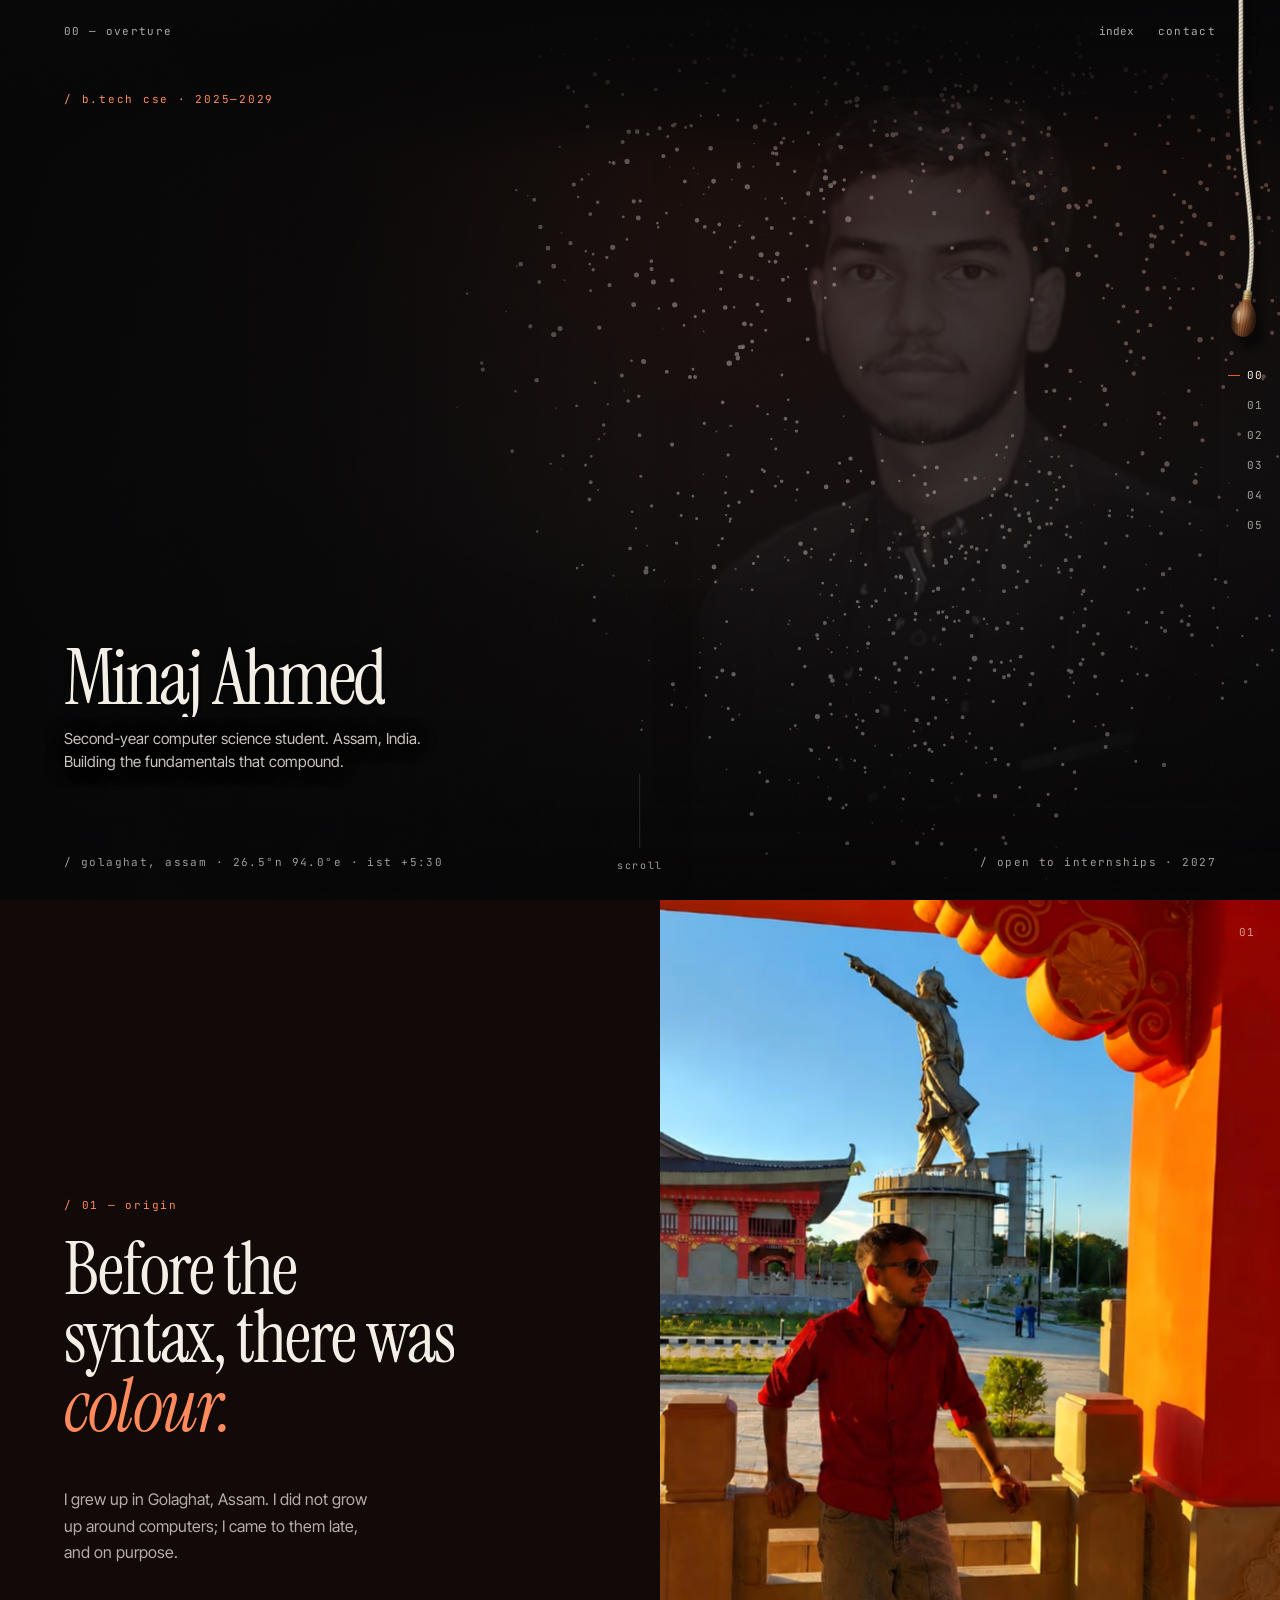
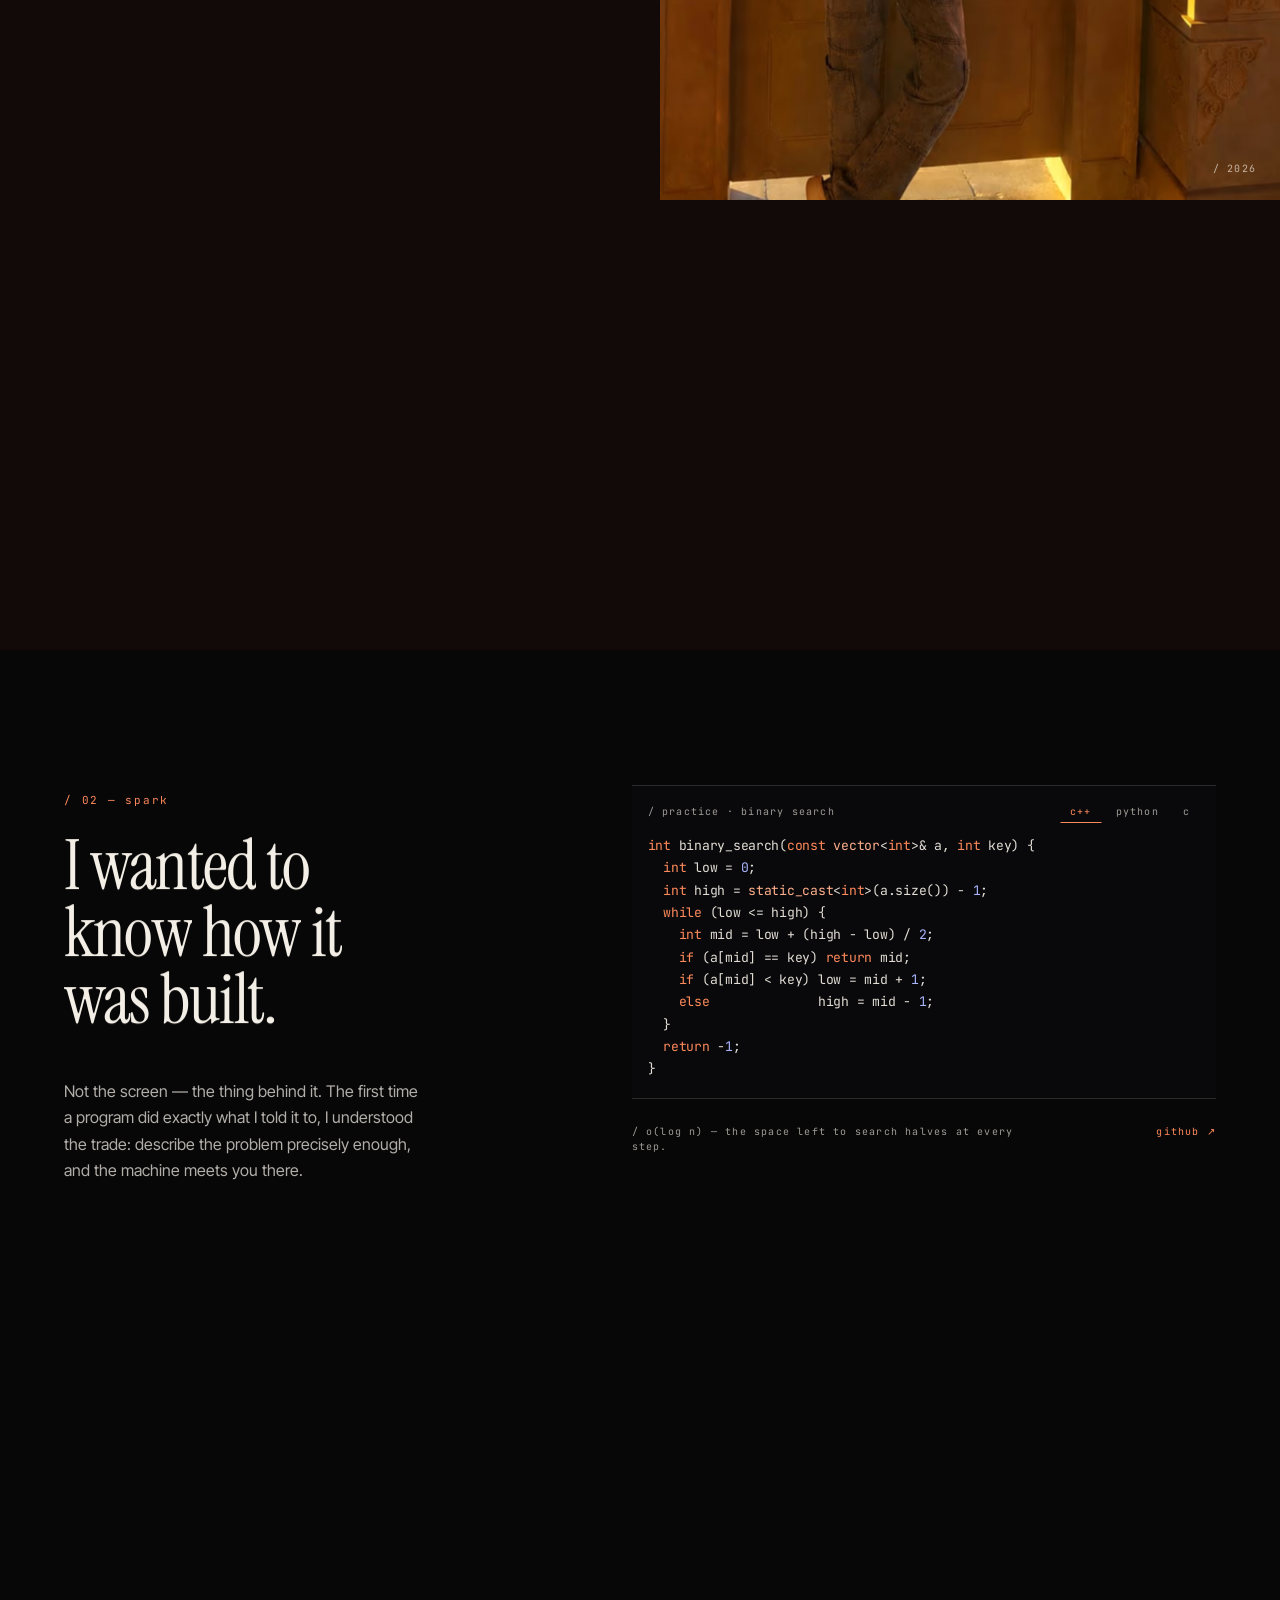
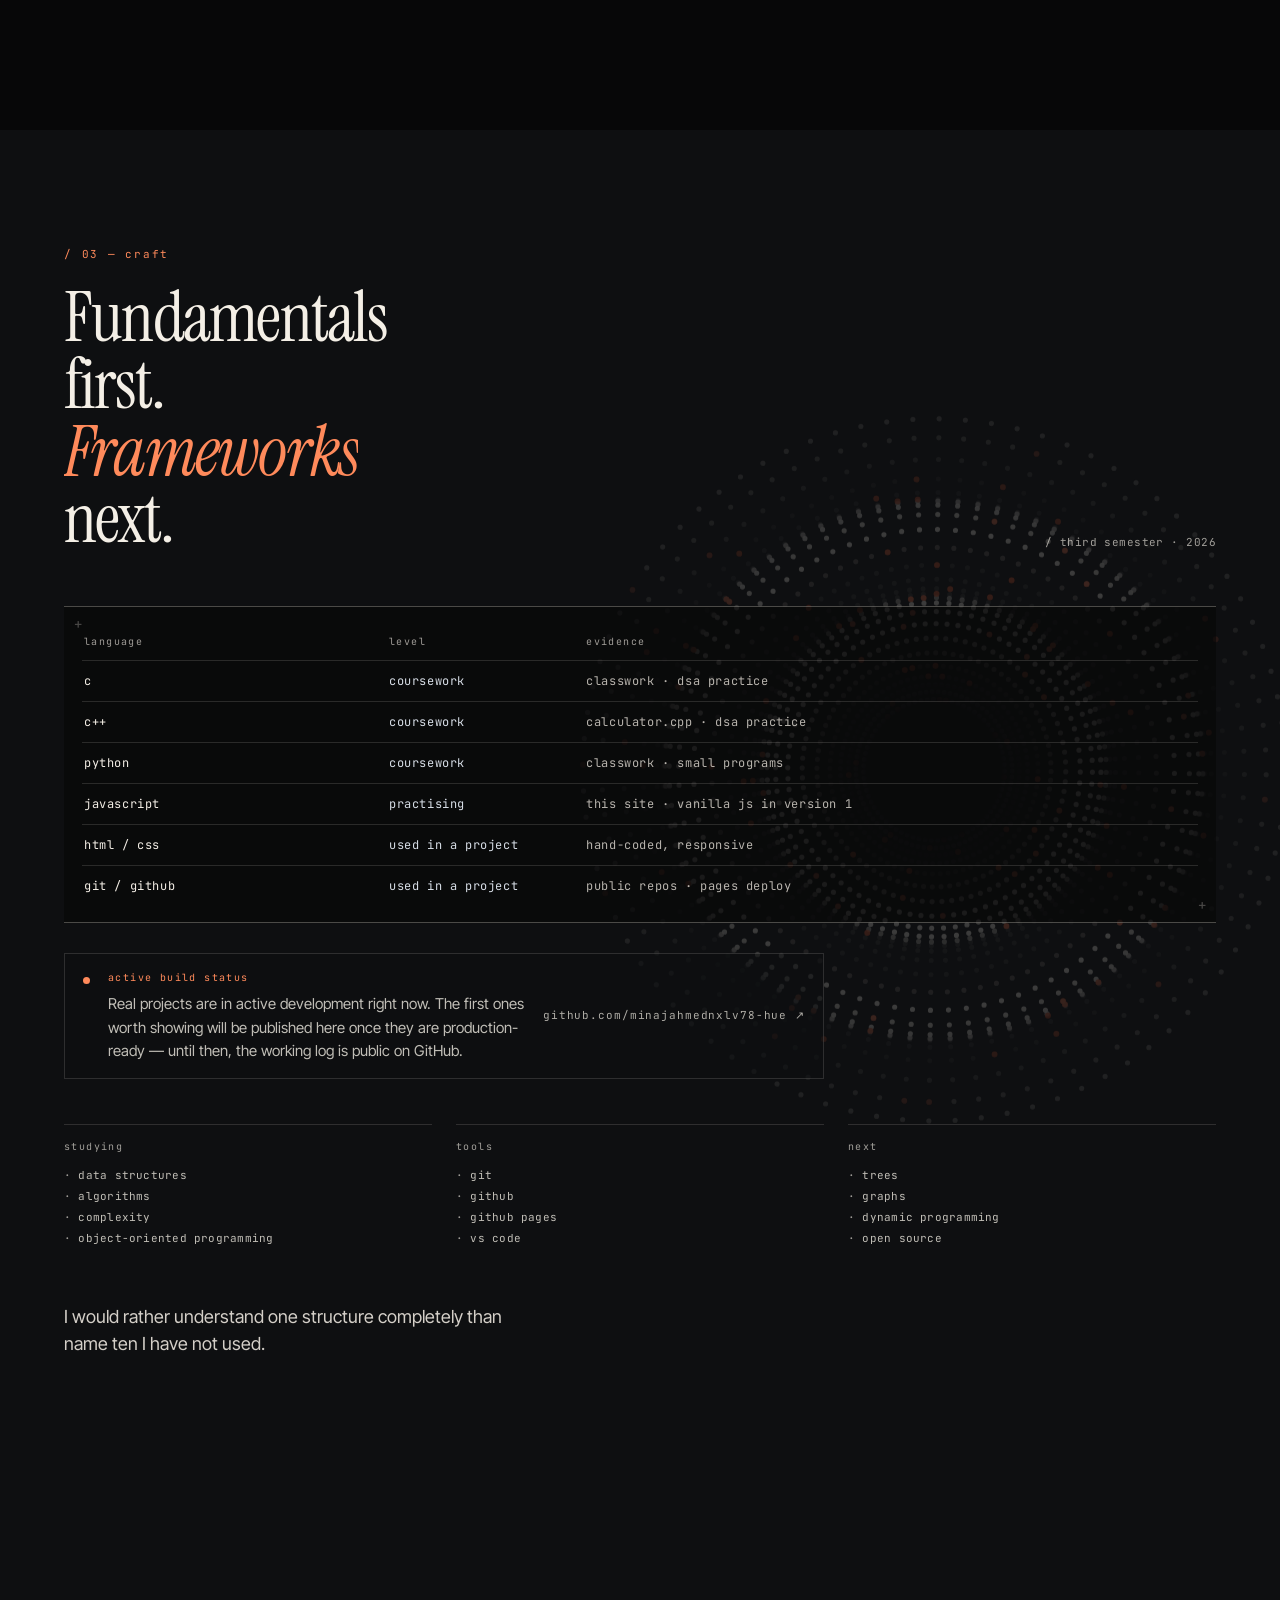
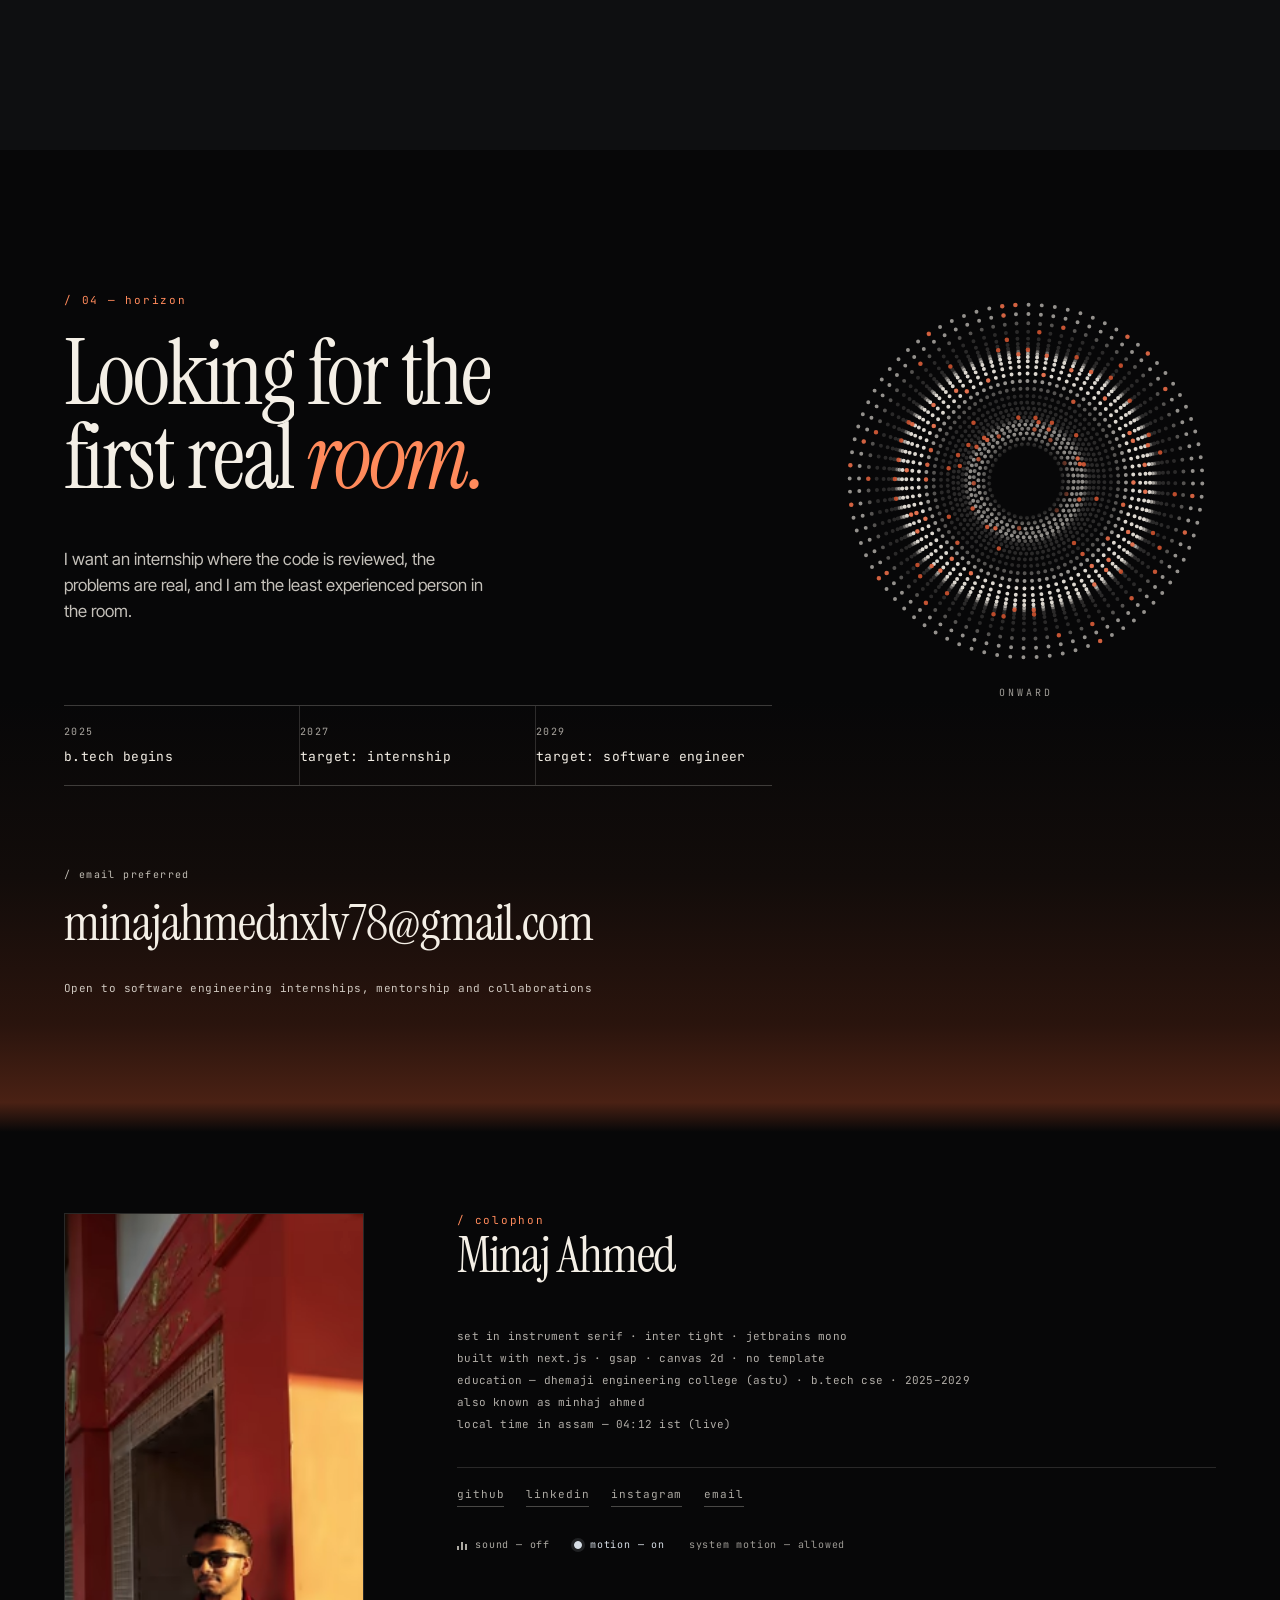
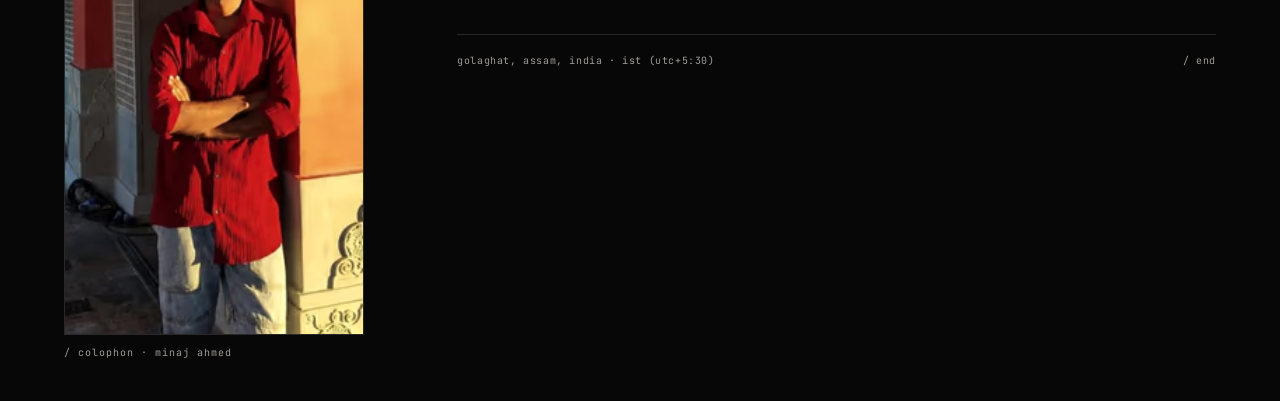
<file: index.html>
<!DOCTYPE html><!--oa0uEDzeMnQPEUpD5Y2nr--><html lang="en"><head><meta charSet="utf-8"/><meta name="viewport" content="width=device-width, initial-scale=1"/><link rel="stylesheet" href="/_next/static/css/e7ece52a4faaefad.css" data-precedence="next"/><link rel="preload" as="script" fetchPriority="low" href="/_next/static/chunks/webpack-2bc309fe597aff29.js"/><script src="/_next/static/chunks/4bd1b696-c023c6e3521b1417.js" async=""></script><script src="/_next/static/chunks/255-0e5ac6cd71b0e266.js" async=""></script><script src="/_next/static/chunks/main-app-1ef819b8450698eb.js" async=""></script><script src="/_next/static/chunks/c15bf2b0-23b96f27db3d4449.js" async=""></script><script src="/_next/static/chunks/674-6855b64ee899c7fb.js" async=""></script><script src="/_next/static/chunks/691-0249259bc89ee225.js" async=""></script><script src="/_next/static/chunks/app/layout-b1ba5b3ddf295f27.js" async=""></script><script src="/_next/static/chunks/app/page-f8ee5cd027319ca7.js" async=""></script><link rel="preload" href="/fonts/InstrumentSerif-Regular.woff2" as="font" type="font/woff2" crossorigin=""/><link rel="preload" href="/fonts/InstrumentSerif-Italic.woff2" as="font" type="font/woff2" crossorigin=""/><link rel="preload" href="/assets/portrait/hero-960.jpg" as="image" type="image/jpeg"/><meta name="theme-color" content="#070708"/><meta name="color-scheme" content="dark"/><title>Minaj Ahmed — Computer Science Student, Assam</title><meta name="description" content="Minaj Ahmed is a second-year B.Tech CSE student at Dhemaji Engineering College (ASTU), Assam, building strong foundations in data structures, algorithms and C++."/><meta name="application-name" content="From Ember to Chrome"/><link rel="author" href="https://minajahmednxlv78-hue.github.io/"/><meta name="author" content="Minaj Ahmed"/><meta name="keywords" content="Minaj Ahmed,Minhaj Ahmed,computer science student,Assam,Dhemaji Engineering College,ASTU,C++,data structures,algorithms,portfolio"/><meta name="creator" content="Minaj Ahmed"/><meta name="publisher" content="Minaj Ahmed"/><meta name="robots" content="index, follow"/><meta name="category" content="portfolio"/><link rel="canonical" href="https://minajahmednxlv78-hue.github.io/"/><meta property="og:title" content="Minaj Ahmed — Computer Science Student, Assam"/><meta property="og:description" content="Minaj Ahmed is a second-year B.Tech CSE student at Dhemaji Engineering College (ASTU), Assam, building strong foundations in data structures, algorithms and C++."/><meta property="og:url" content="https://minajahmednxlv78-hue.github.io/"/><meta property="og:site_name" content="Minaj Ahmed"/><meta property="og:locale" content="en_IN"/><meta property="og:image" content="https://minajahmednxlv78-hue.github.io/assets/og.jpg"/><meta property="og:image:width" content="1200"/><meta property="og:image:height" content="630"/><meta property="og:image:alt" content="Minaj Ahmed — from ember to chrome. A halftone portrait and the title in bone type on ink."/><meta property="og:type" content="website"/><meta name="twitter:card" content="summary_large_image"/><meta name="twitter:title" content="Minaj Ahmed — Computer Science Student, Assam"/><meta name="twitter:description" content="Minaj Ahmed is a second-year B.Tech CSE student at Dhemaji Engineering College (ASTU), Assam, building strong foundations in data structures, algorithms and C++."/><meta name="twitter:image" content="https://minajahmednxlv78-hue.github.io/assets/og.jpg"/><link rel="icon" href="/icon.svg?3699fe53bb4ca158" type="image/svg+xml" sizes="any"/><script>try{var m=localStorage.getItem('ember-to-chrome-motion');var r=window.matchMedia('(prefers-reduced-motion: reduce)').matches;document.documentElement.dataset.motion=(m==='off'||(!m&&r))?'off':'on';if(sessionStorage.getItem('ember-to-chrome-visited')==='1'){document.documentElement.dataset.visited='true'}var t=null;try{t=localStorage.getItem('ember-to-chrome-mode')}catch(e){}document.documentElement.dataset.mode=t==='light'?'light':'dark';var tc=document.querySelector('meta[name="theme-color"]');if(tc)tc.setAttribute('content',t==='light'?'#f2efe8':'#070708');}catch(e){}</script><noscript><style>.preloader{display:none}.signal-portrait::before{opacity:0!important}</style></noscript><script type="application/ld+json">{"@context":"https://schema.org","@type":"Person","name":"Minaj Ahmed","alternateName":"Minhaj Ahmed","jobTitle":"Computer Science Engineering Student","description":"Second-year Computer Science student in Assam building strong foundations in data structures, algorithms and object-oriented programming.","email":"mailto:minajahmednxlv78@gmail.com","url":"https://minajahmednxlv78-hue.github.io/","affiliation":{"@type":"CollegeOrUniversity","name":"Dhemaji Engineering College (ASTU)"},"address":{"@type":"PostalAddress","addressLocality":"Golaghat","addressRegion":"Assam","addressCountry":"IN"},"sameAs":["https://github.com/minajahmednxlv78-hue","https://www.linkedin.com/in/minhaj-ahmed-7282b8321","https://www.instagram.com/_min_haj_08"],"knowsAbout":["Data Structures","Algorithms","Object-Oriented Programming","C","C++","Python","Git","GitHub"]}</script><script src="/_next/static/chunks/polyfills-42372ed130431b0a.js" noModule=""></script></head><body><div hidden=""><!--$--><!--/$--></div><div class="preloader " aria-hidden="true"><canvas class="preloader__canvas"></canvas><span class="preloader__counter">000</span><span class="preloader__word">from ember to chrome</span></div><div class="grain" aria-hidden="true"></div><div class="cord"><canvas class="cord__cv" aria-hidden="true"></canvas><button type="button" role="switch" aria-checked="false" aria-label="pull cord — switch to the light theme" class="cord__hit"></button></div><div class="site" id="site"><a class="skip-link" href="#main">Skip to content</a><header class="topbar " aria-label="Site header"><div class="topbar__inner"><span class="topbar__chapter">00<!-- --> — <!-- -->overture</span><nav class="topbar__right" aria-label="Primary"><button type="button" class="topbar__link" aria-haspopup="dialog" aria-expanded="false" aria-controls="index-overlay">index</button><a class="topbar__link" href="#horizon">contact</a></nav></div></header><nav class="rail" aria-label="Chapter navigation"><a class="rail__link is-active" href="#overture" aria-current="location" aria-label="Chapter 00, Overture">00</a><a class="rail__link " href="#origin" aria-label="Chapter 01, Origin">01</a><a class="rail__link " href="#spark" aria-label="Chapter 02, Spark">02</a><a class="rail__link " href="#craft" aria-label="Chapter 03, Craft">03</a><a class="rail__link " href="#horizon" aria-label="Chapter 04, Horizon">04</a><a class="rail__link " href="#colophon" aria-label="Chapter 05, Colophon">05</a></nav><main id="main" tabindex="-1"><section id="overture" class="overture" data-chapter="overture" aria-labelledby="overture-title"><div class="overture__photo"><div class="signal-portrait"><picture><source type="image/avif" srcSet="/assets/portrait/hero-540.avif 540w, /assets/portrait/hero-960.avif 960w" sizes="(max-width: 767px) 76vw, (max-width: 960px) 52vw, 36vw"/><source type="image/webp" srcSet="/assets/portrait/hero-540.webp 540w, /assets/portrait/hero-960.webp 960w" sizes="(max-width: 767px) 76vw, (max-width: 960px) 52vw, 36vw"/><img class="signal-portrait__photo" src="/assets/portrait/hero-960.jpg" alt="Portrait of Minaj Ahmed." width="960" height="960" loading="eager" decoding="async" fetchPriority="high" style="object-position:50% 4%"/></picture><canvas class="signal-portrait__canvas" aria-hidden="true"></canvas></div></div><div class="overture__scrim" aria-hidden="true"></div><div class="overture__stage shell"><div class="overture__label"><p class="label label--accent">/ b.tech cse · 2025—2029</p></div><div class="overture__main"><h1 id="overture-title" class="split overture__name"><span><span class="w-mask"><span class="w-inner">Minaj</span></span> </span><span><span class="w-mask"><span class="w-inner">Ahmed</span></span></span></h1><p class="overture__subline">Second-year computer science student. Assam, India. Building the fundamentals that compound.</p></div></div><div class="overture__meta" aria-label="Location and availability"><span>/ golaghat, assam · 26.5°n 94.0°e · ist +5:30</span><span>/ open to internships · 2027</span></div><div class="scroll-cue" aria-hidden="true"><span class="scroll-cue__track"><span class="scroll-cue__fill"></span></span><span>scroll</span></div></section><section id="origin" class="origin" data-chapter="origin" aria-labelledby="origin-title"><div class="origin__track"><div class="origin__stage"><div class="origin__copy"><p class="label label--accent">/ 01 — origin</p><h2 id="origin-title" class="split origin__head"><span><span class="w-mask"><span class="w-inner">Before</span></span> </span><span><span class="w-mask"><span class="w-inner">the</span></span> </span><span><span class="w-mask"><span class="w-inner">syntax,</span></span> </span><span><span class="w-mask"><span class="w-inner">there</span></span> </span><span><span class="w-mask"><span class="w-inner">was</span></span> </span><span><span class="w-mask"><span class="w-inner"><em>colour.</em></span></span></span></h2><p class="origin__body">I grew up in Golaghat, Assam. I did not grow up around computers; I came to them late, and on purpose.</p></div><div class="origin__media"><picture><source type="image/avif" srcSet="/assets/temple/origin-720.avif 720w, /assets/temple/origin-1086.avif 1086w" sizes="(max-width: 767px) 100vw, 58vw"/><source type="image/webp" srcSet="/assets/temple/origin-720.webp 720w, /assets/temple/origin-1086.webp 1086w" sizes="(max-width: 767px) 100vw, 58vw"/><img class="origin__photo" src="/assets/temple/origin-1086.jpg" width="1086" height="1448" alt="Minaj Ahmed leaning on a stone balustrade beneath a bright orange temple gateway, with a tall statue behind him." loading="lazy" decoding="async"/></picture><div class="origin__caption"><span>/ 2026</span></div><span class="origin__index" aria-hidden="true">01</span></div></div></div></section><section id="spark" class="spark chapter" data-chapter="spark" aria-labelledby="spark-title"><div class="shell"><div class="spark__grid"><div><p class="label label--accent">/ 02 — spark</p><h2 id="spark-title" class="split spark__headline"><span><span class="w-mask"><span class="w-inner">I</span></span> </span><span><span class="w-mask"><span class="w-inner">wanted</span></span> </span><span><span class="w-mask"><span class="w-inner">to</span></span> </span><span><span class="w-mask"><span class="w-inner">know</span></span> </span><span><span class="w-mask"><span class="w-inner">how</span></span> </span><span><span class="w-mask"><span class="w-inner">it</span></span> </span><span><span class="w-mask"><span class="w-inner">was</span></span> </span><span><span class="w-mask"><span class="w-inner">built.</span></span></span></h2><p class="reveal spark__body">Not the screen — the thing behind it. The first time a program did exactly what I told it to, I understood the trade: describe the problem precisely enough, and the machine meets you there.</p></div><div class="reveal dotcode-shell"><div class="dotcode"><div class="dotcode__label"><span>/ practice · binary search</span><div class="dotcode__tabs" role="tablist" aria-label="Snippet language"><button type="button" role="tab" id="dotcode-tab-c++" aria-selected="true" aria-controls="dotcode-panel" tabindex="0" class="is-active">c++</button><button type="button" role="tab" id="dotcode-tab-python" aria-selected="false" aria-controls="dotcode-panel" tabindex="-1" class="">python</button><button type="button" role="tab" id="dotcode-tab-c" aria-selected="false" aria-controls="dotcode-panel" tabindex="-1" class="">c</button></div></div><div class="dotcode__frame"><canvas class="dotcode__canvas" aria-hidden="true"></canvas><pre class="dotcode__code" tabindex="0" role="tabpanel" id="dotcode-panel" aria-labelledby="dotcode-tab-c++" aria-label="Binary search in c++"><code><span><span class="tok-keyword">int</span><span> binary_search(</span><span class="tok-keyword">const</span><span> </span><span class="tok-builtin">vector</span><span>&lt;</span><span class="tok-keyword">int</span><span>&gt;&amp; a, </span><span class="tok-keyword">int</span><span> key) {</span>
</span><span><span>  </span><span class="tok-keyword">int</span><span> low = </span><span class="tok-number">0</span><span>;</span>
</span><span><span>  </span><span class="tok-keyword">int</span><span> high = </span><span class="tok-builtin">static_cast</span><span>&lt;</span><span class="tok-keyword">int</span><span>&gt;(a.size()) - </span><span class="tok-number">1</span><span>;</span>
</span><span><span>  </span><span class="tok-keyword">while</span><span> (low &lt;= high) {</span>
</span><span><span>    </span><span class="tok-keyword">int</span><span> mid = low + (high - low) / </span><span class="tok-number">2</span><span>;</span>
</span><span><span>    </span><span class="tok-keyword">if</span><span> (a[mid] == key) </span><span class="tok-keyword">return</span><span> mid;</span>
</span><span><span>    </span><span class="tok-keyword">if</span><span> (a[mid] &lt; key) low = mid + </span><span class="tok-number">1</span><span>;</span>
</span><span><span>    </span><span class="tok-keyword">else</span><span>              high = mid - </span><span class="tok-number">1</span><span>;</span>
</span><span><span>  }</span>
</span><span><span>  </span><span class="tok-keyword">return</span><span> -</span><span class="tok-number">1</span><span>;</span>
</span><span><span>}</span>
</span></code></pre></div></div><div class="dotcode__meta"><span>/ o(log n) — the space left to search halves at every step.</span><a href="https://github.com/minajahmednxlv78-hue" target="_blank" rel="noopener noreferrer">github ↗</a></div></div></div></div></section><section id="craft" class="craft" data-chapter="craft" aria-labelledby="craft-title"><div class="craft__track"><div class="craft__stage"><div class="craft__field" aria-hidden="true"></div><div class="craft__content shell"><div class="craft__top"><div><p class="label label--accent">/ 03 — craft</p><h2 id="craft-title" class="split craft__headline"><span><span class="w-mask"><span class="w-inner">Fundamentals</span></span> </span><span><span class="w-mask"><span class="w-inner">first.</span></span> </span><span><span class="w-mask"><span class="w-inner"><em>Frameworks</em></span></span> </span><span><span class="w-mask"><span class="w-inner">next.</span></span></span></h2></div><p class="craft__note">/ third semester · 2026</p></div><div class="reveal spec ticked"><div class="spec__row spec__row--head"><span>LANGUAGE</span><span>LEVEL</span><span>EVIDENCE</span></div><div class="spec__row"><span>c</span><span class="spec__level">coursework</span><span class="spec__evidence">classwork · dsa practice</span></div><div class="spec__row"><span>c++</span><span class="spec__level">coursework</span><span class="spec__evidence">calculator.cpp · dsa practice</span></div><div class="spec__row"><span>python</span><span class="spec__level">coursework</span><span class="spec__evidence">classwork · small programs</span></div><div class="spec__row"><span>javascript</span><span class="spec__level">practising</span><span class="spec__evidence">this site · vanilla js in version 1</span></div><div class="spec__row"><span>html / css</span><span class="spec__level">used in a project</span><span class="spec__evidence">hand-coded, responsive</span></div><div class="spec__row"><span>git / github</span><span class="spec__level">used in a project</span><span class="spec__evidence">public repos · pages deploy</span></div></div><div class="reveal craft__status"><span class="craft__status-dot" aria-hidden="true"></span><div class="craft__status-text"><p class="craft__status-label">active build status</p><p class="craft__status-body">Real projects are in active development right now. The first ones worth showing will be published here once they are production-ready — until then, the working log is public on GitHub.</p></div><a class="craft__status-link" href="https://github.com/minajahmednxlv78-hue" target="_blank" rel="noopener noreferrer">github.com/minajahmednxlv78-hue<!-- --> ↗</a></div><div class="craft__cols"><dl class="reveal craft__col"><dt>studying</dt><dd><span>data structures</span><span>algorithms</span><span>complexity</span><span>object-oriented programming</span></dd></dl><dl class="reveal craft__col"><dt>tools</dt><dd><span>git</span><span>github</span><span>github pages</span><span>vs code</span></dd></dl><dl class="reveal craft__col"><dt>next</dt><dd><span>trees</span><span>graphs</span><span>dynamic programming</span><span>open source</span></dd></dl></div><p class="reveal craft__closing">I would rather understand one structure completely than name ten I have not used.</p></div></div></div></section><section id="horizon" class="horizon" data-chapter="horizon" aria-labelledby="horizon-title"><div class="horizon__content shell"><div class="horizon__grid"><div class="horizon__copy"><p class="label label--accent">/ 04 — horizon</p><h2 id="horizon-title" class="split horizon__headline"><span><span class="w-mask"><span class="w-inner">Looking</span></span> </span><span><span class="w-mask"><span class="w-inner">for</span></span> </span><span><span class="w-mask"><span class="w-inner">the</span></span> </span><span><span class="w-mask"><span class="w-inner">first</span></span> </span><span><span class="w-mask"><span class="w-inner">real</span></span> </span><span><span class="w-mask"><span class="w-inner"><em>room.</em></span></span></span></h2></div><figure class="horizon__signal"><div class="signal-field" aria-hidden="true"><canvas class="signal-field__canvas"></canvas></div><figcaption class="horizon__signal-label">onward</figcaption></figure><div class="horizon__rest"><p class="reveal horizon__body">I want an internship where the code is reviewed, the problems are real, and I am the least experienced person in the room.</p><div class="reveal horizon__timeline"><div class="horizon__step"><span>2025</span><strong>b.tech begins</strong></div><div class="horizon__step"><span>2027</span><strong>target: internship</strong></div><div class="horizon__step"><span>2029</span><strong>target: software engineer</strong></div></div><div class="reveal horizon__cta-wrap"><p class="horizon__cta-label">/ email preferred</p><a class="horizon__cta" href="mailto:minajahmednxlv78@gmail.com">minajahmednxlv78@gmail.com</a><p class="horizon__availability">Open to software engineering internships, mentorship and collaborations</p></div></div></div></div></section><footer id="colophon" class="colophon" data-chapter="colophon" aria-labelledby="colophon-title"><div class="shell"><div class="colophon__grid"><figure class="colophon__portrait"><picture><source type="image/avif" srcSet="/assets/portrait/alt-540.avif"/><source type="image/webp" srcSet="/assets/portrait/alt-540.webp"/><img src="/assets/portrait/alt-540.jpg" width="540" height="720" alt="Minaj Ahmed leaning against a red temple column in late afternoon light." loading="lazy" decoding="async"/></picture><figcaption>/ colophon · minaj ahmed</figcaption></figure><div class="colophon__main"><p class="label label--accent">/ colophon</p><h2 class="colophon__name" id="colophon-title">Minaj Ahmed</h2><div class="colophon__lines"><span>set in instrument serif · inter tight · jetbrains mono</span><span>built with next.js · gsap · canvas 2d · no template</span><span>education — dhemaji engineering college (astu) · b.tech cse · 2025–2029</span><span>also known as minhaj ahmed</span><span>local time in assam —<!-- --> <!-- -->--:--<!-- --> ist (live)</span></div><div class="colophon__links"><a href="https://github.com/minajahmednxlv78-hue" target="_blank" rel="noopener noreferrer">github</a><a href="https://www.linkedin.com/in/minhaj-ahmed-7282b8321" target="_blank" rel="noopener noreferrer">linkedin</a><a href="https://www.instagram.com/_min_haj_08" target="_blank" rel="noopener noreferrer">instagram</a><a href="mailto:minajahmednxlv78@gmail.com">email</a></div><div class="colophon__tools"><button type="button" class="sound-toggle" aria-pressed="false"><span class="sound-toggle__bars" aria-hidden="true"><i></i><i></i><i></i></span>sound — <!-- -->off</button><button type="button" class="sound-toggle motion-toggle" aria-pressed="false"><span class="motion-toggle__dot" aria-hidden="true"></span>motion — <!-- -->system<!-- --> <span class="sr-only">motion preference loading</span></button><span>system motion — allowed</span></div><div class="colophon__foot"><span>Golaghat, Assam, India<!-- --> · <!-- -->IST (UTC+5:30)</span><span>/ end</span></div></div></div></div></footer></main><!--$--><!--/$--></div><div id="index-overlay" class="index-overlay " role="dialog" aria-modal="true" aria-labelledby="index-title" aria-hidden="true"><div class="index-overlay__bar"><span id="index-title">index</span><button type="button" class="index-overlay__close" aria-label="Close index">close <span aria-hidden="true">×</span></button></div><div class="index-overlay__body"><div class="index-overlay__inner"><div class="index-overlay__list"><a class="index-row" href="#overture"><span class="index-row__num">00</span><span class="index-row__title">Overture</span><span class="index-row__image"><img src="/assets/portrait/hero-540.jpg" alt="Minaj Ahmed, portrait." loading="lazy"/></span><span class="index-row__arrow" aria-hidden="true">→</span></a><a class="index-row" href="#origin"><span class="index-row__num">01</span><span class="index-row__title">Origin</span><span class="index-row__image"><img src="/assets/temple/origin-720.jpg" alt="Minaj standing beneath a bright orange temple gateway." loading="lazy"/></span><span class="index-row__arrow" aria-hidden="true">→</span></a><a class="index-row" href="#spark"><span class="index-row__num">02</span><span class="index-row__title">Spark</span><span class="index-row__image index-row__image--dots" aria-hidden="true"></span><span class="index-row__arrow" aria-hidden="true">→</span></a><a class="index-row" href="#craft"><span class="index-row__num">03</span><span class="index-row__title">Craft</span><span class="index-row__image"><img src="/star-mark.svg" alt="Four-point chrome star mark." loading="lazy"/></span><span class="index-row__arrow" aria-hidden="true">→</span></a><a class="index-row" href="#horizon"><span class="index-row__num">04</span><span class="index-row__title">Horizon</span><span class="index-row__image"><img src="/assets/landscape/assam-1208.jpg" alt="A road lined with trees in Assam." loading="lazy"/></span><span class="index-row__arrow" aria-hidden="true">→</span></a><a class="index-row" href="#colophon"><span class="index-row__num">05</span><span class="index-row__title">Colophon</span><span class="index-row__image"><img src="/assets/portrait/alt-540.jpg" alt="Minaj Ahmed leaning against a red temple column." loading="lazy"/></span><span class="index-row__arrow" aria-hidden="true">→</span></a></div><div class="index-overlay__foot"><span>email is preferred · minajahmednxlv78@gmail.com</span><span><a href="https://github.com/minajahmednxlv78-hue" target="_blank" rel="noopener noreferrer">github</a> · <a href="https://www.linkedin.com/in/minhaj-ahmed-7282b8321" target="_blank" rel="noopener noreferrer">linkedin</a> · <a href="https://www.instagram.com/_min_haj_08" target="_blank" rel="noopener noreferrer">instagram</a></span></div></div></div></div><script src="/_next/static/chunks/webpack-2bc309fe597aff29.js" id="_R_" async=""></script><script>(self.__next_f=self.__next_f||[]).push([0])</script><script>self.__next_f.push([1,"1:\"$Sreact.fragment\"\n2:I[5659,[\"592\",\"static/chunks/c15bf2b0-23b96f27db3d4449.js\",\"674\",\"static/chunks/674-6855b64ee899c7fb.js\",\"691\",\"static/chunks/691-0249259bc89ee225.js\",\"177\",\"static/chunks/app/layout-b1ba5b3ddf295f27.js\"],\"default\"]\n3:I[9766,[],\"\"]\n4:I[8924,[],\"\"]\n5:I[9533,[\"592\",\"static/chunks/c15bf2b0-23b96f27db3d4449.js\",\"674\",\"static/chunks/674-6855b64ee899c7fb.js\",\"974\",\"static/chunks/app/page-f8ee5cd027319ca7.js\"],\"default\"]\n6:I[7334,[\"592\",\"static/chunks/c15bf2b0-23b96f27db3d4449.js\",\"674\",\"static/chunks/674-6855b64ee899c7fb.js\",\"974\",\"static/chunks/app/page-f8ee5cd027319ca7.js\"],\"default\"]\nd:I[7150,[],\"\"]\n:HL[\"/_next/static/css/e7ece52a4faaefad.css\",\"style\"]\n"])</script><script>self.__next_f.push([1,"0:{\"P\":null,\"b\":\"oa0uEDzeMnQPEUpD5Y2nr\",\"p\":\"\",\"c\":[\"\",\"\"],\"i\":false,\"f\":[[[\"\",{\"children\":[\"__PAGE__\",{}]},\"$undefined\",\"$undefined\",true],[\"\",[\"$\",\"$1\",\"c\",{\"children\":[[[\"$\",\"link\",\"0\",{\"rel\":\"stylesheet\",\"href\":\"/_next/static/css/e7ece52a4faaefad.css\",\"precedence\":\"next\",\"crossOrigin\":\"$undefined\",\"nonce\":\"$undefined\"}]],[\"$\",\"html\",null,{\"lang\":\"en\",\"children\":[[\"$\",\"head\",null,{\"children\":[[\"$\",\"link\",null,{\"rel\":\"preload\",\"href\":\"/fonts/InstrumentSerif-Regular.woff2\",\"as\":\"font\",\"type\":\"font/woff2\",\"crossOrigin\":\"\"}],[\"$\",\"link\",null,{\"rel\":\"preload\",\"href\":\"/fonts/InstrumentSerif-Italic.woff2\",\"as\":\"font\",\"type\":\"font/woff2\",\"crossOrigin\":\"\"}],[\"$\",\"link\",null,{\"rel\":\"preload\",\"href\":\"/assets/portrait/hero-960.jpg\",\"as\":\"image\",\"type\":\"image/jpeg\"}],[\"$\",\"script\",null,{\"dangerouslySetInnerHTML\":{\"__html\":\"try{var m=localStorage.getItem('ember-to-chrome-motion');var r=window.matchMedia('(prefers-reduced-motion: reduce)').matches;document.documentElement.dataset.motion=(m==='off'||(!m\u0026\u0026r))?'off':'on';if(sessionStorage.getItem('ember-to-chrome-visited')==='1'){document.documentElement.dataset.visited='true'}var t=null;try{t=localStorage.getItem('ember-to-chrome-mode')}catch(e){}document.documentElement.dataset.mode=t==='light'?'light':'dark';var tc=document.querySelector('meta[name=\\\"theme-color\\\"]');if(tc)tc.setAttribute('content',t==='light'?'#f2efe8':'#070708');}catch(e){}\"}}],[\"$\",\"noscript\",null,{\"children\":[\"$\",\"style\",null,{\"dangerouslySetInnerHTML\":{\"__html\":\".preloader{display:none}.signal-portrait::before{opacity:0!important}\"}}]}],[\"$\",\"script\",null,{\"type\":\"application/ld+json\",\"dangerouslySetInnerHTML\":{\"__html\":\"{\\\"@context\\\":\\\"https://schema.org\\\",\\\"@type\\\":\\\"Person\\\",\\\"name\\\":\\\"Minaj Ahmed\\\",\\\"alternateName\\\":\\\"Minhaj Ahmed\\\",\\\"jobTitle\\\":\\\"Computer Science Engineering Student\\\",\\\"description\\\":\\\"Second-year Computer Science student in Assam building strong foundations in data structures, algorithms and object-oriented programming.\\\",\\\"email\\\":\\\"mailto:minajahmednxlv78@gmail.com\\\",\\\"url\\\":\\\"https://minajahmednxlv78-hue.github.io/\\\",\\\"affiliation\\\":{\\\"@type\\\":\\\"CollegeOrUniversity\\\",\\\"name\\\":\\\"Dhemaji Engineering College (ASTU)\\\"},\\\"address\\\":{\\\"@type\\\":\\\"PostalAddress\\\",\\\"addressLocality\\\":\\\"Golaghat\\\",\\\"addressRegion\\\":\\\"Assam\\\",\\\"addressCountry\\\":\\\"IN\\\"},\\\"sameAs\\\":[\\\"https://github.com/minajahmednxlv78-hue\\\",\\\"https://www.linkedin.com/in/minhaj-ahmed-7282b8321\\\",\\\"https://www.instagram.com/_min_haj_08\\\"],\\\"knowsAbout\\\":[\\\"Data Structures\\\",\\\"Algorithms\\\",\\\"Object-Oriented Programming\\\",\\\"C\\\",\\\"C++\\\",\\\"Python\\\",\\\"Git\\\",\\\"GitHub\\\"]}\"}}]]}],[\"$\",\"body\",null,{\"children\":[\"$\",\"$L2\",null,{\"children\":[\"$\",\"$L3\",null,{\"parallelRouterKey\":\"children\",\"error\":\"$undefined\",\"errorStyles\":\"$undefined\",\"errorScripts\":\"$undefined\",\"template\":[\"$\",\"$L4\",null,{}],\"templateStyles\":\"$undefined\",\"templateScripts\":\"$undefined\",\"notFound\":[[[\"$\",\"title\",null,{\"children\":\"404: This page could not be found.\"}],[\"$\",\"div\",null,{\"style\":{\"fontFamily\":\"system-ui,\\\"Segoe UI\\\",Roboto,Helvetica,Arial,sans-serif,\\\"Apple Color Emoji\\\",\\\"Segoe UI Emoji\\\"\",\"height\":\"100vh\",\"textAlign\":\"center\",\"display\":\"flex\",\"flexDirection\":\"column\",\"alignItems\":\"center\",\"justifyContent\":\"center\"},\"children\":[\"$\",\"div\",null,{\"children\":[[\"$\",\"style\",null,{\"dangerouslySetInnerHTML\":{\"__html\":\"body{color:#000;background:#fff;margin:0}.next-error-h1{border-right:1px solid rgba(0,0,0,.3)}@media (prefers-color-scheme:dark){body{color:#fff;background:#000}.next-error-h1{border-right:1px solid rgba(255,255,255,.3)}}\"}}],[\"$\",\"h1\",null,{\"className\":\"next-error-h1\",\"style\":{\"display\":\"inline-block\",\"margin\":\"0 20px 0 0\",\"padding\":\"0 23px 0 0\",\"fontSize\":24,\"fontWeight\":500,\"verticalAlign\":\"top\",\"lineHeight\":\"49px\"},\"children\":404}],[\"$\",\"div\",null,{\"style\":{\"display\":\"inline-block\"},\"children\":[\"$\",\"h2\",null,{\"style\":{\"fontSize\":14,\"fontWeight\":400,\"lineHeight\":\"49px\",\"margin\":0},\"children\":\"This page could not be found.\"}]}]]}]}]],[]],\"forbidden\":\"$undefined\",\"unauthorized\":\"$undefined\"}]}]}]]}]]}],{\"children\":[\"__PAGE__\",[\"$\",\"$1\",\"c\",{\"children\":[[\"$\",\"main\",null,{\"id\":\"main\",\"tabIndex\":-1,\"children\":[[\"$\",\"$L5\",null,{}],[\"$\",\"$L6\",null,{}],[\"$\",\"section\",null,{\"id\":\"spark\",\"className\":\"spark chapter\",\"data-chapter\":\"spark\",\"aria-labelledby\":\"spark-title\",\"children\":\"$L7\"}],\"$L8\",\"$L9\",\"$La\"]}],null,\"$Lb\"]}],{},null,false]},null,false],\"$Lc\",false]],\"m\":\"$undefined\",\"G\":[\"$d\",[]],\"s\":false,\"S\":true}\n"])</script><script>self.__next_f.push([1,"e:I[214,[\"592\",\"static/chunks/c15bf2b0-23b96f27db3d4449.js\",\"674\",\"static/chunks/674-6855b64ee899c7fb.js\",\"974\",\"static/chunks/app/page-f8ee5cd027319ca7.js\"],\"default\"]\nf:I[7664,[\"592\",\"static/chunks/c15bf2b0-23b96f27db3d4449.js\",\"674\",\"static/chunks/674-6855b64ee899c7fb.js\",\"974\",\"static/chunks/app/page-f8ee5cd027319ca7.js\"],\"default\"]\n10:I[9437,[\"592\",\"static/chunks/c15bf2b0-23b96f27db3d4449.js\",\"674\",\"static/chunks/674-6855b64ee899c7fb.js\",\"974\",\"static/chunks/app/page-f8ee5cd027319ca7.js\"],\"default\"]\n11:I[8174,[\"592\",\"static/chunks/c15bf2b0-23b96f27db3d4449.js\",\"674\",\"static/chunks/674-6855b64ee899c7fb.js\",\"974\",\"static/chunks/app/page-f8ee5cd027319ca7.js\"],\"default\"]\n12:I[3887,[\"592\",\"static/chunks/c15bf2b0-23b96f27db3d4449.js\",\"674\",\"static/chunks/674-6855b64ee899c7fb.js\",\"974\",\"static/chunks/app/page-f8ee5cd027319ca7.js\"],\"default\"]\n13:I[6490,[\"592\",\"static/chunks/c15bf2b0-23b96f27db3d4449.js\",\"674\",\"static/chunks/674-6855b64ee899c7fb.js\",\"974\",\"static/chunks/app/page-f8ee5cd027319ca7.js\"],\"default\"]\n14:I[4431,[],\"OutletBoundary\"]\n16:I[5278,[],\"AsyncMetadataOutlet\"]\n18:I[4431,[],\"ViewportBoundary\"]\n1a:I[4431,[],\"MetadataBoundary\"]\n1b:\"$Sreact.suspense\"\n"])</script><script>self.__next_f.push([1,"7:[\"$\",\"div\",null,{\"className\":\"shell\",\"children\":[\"$\",\"div\",null,{\"className\":\"spark__grid\",\"children\":[[\"$\",\"div\",null,{\"children\":[[\"$\",\"p\",null,{\"className\":\"label label--accent\",\"children\":\"/ 02 — spark\"}],[\"$\",\"$Le\",null,{\"as\":\"h2\",\"id\":\"spark-title\",\"className\":\"spark__headline\",\"text\":\"I wanted to know how it was built.\"}],[\"$\",\"$Lf\",null,{\"as\":\"p\",\"className\":\"spark__body\",\"delay\":90,\"children\":\"Not the screen — the thing behind it. The first time a program did exactly what I told it to, I understood the trade: describe the problem precisely enough, and the machine meets you there.\"}]]}],[\"$\",\"$Lf\",null,{\"className\":\"dotcode-shell\",\"delay\":120,\"children\":[[\"$\",\"$L10\",null,{\"label\":\"/ practice · binary search\",\"snippets\":[{\"lang\":\"c++\",\"code\":[\"int binary_search(const vector\u003cint\u003e\u0026 a, int key) {\",\"  int low = 0;\",\"  int high = static_cast\u003cint\u003e(a.size()) - 1;\",\"  while (low \u003c= high) {\",\"    int mid = low + (high - low) / 2;\",\"    if (a[mid] == key) return mid;\",\"    if (a[mid] \u003c key) low = mid + 1;\",\"    else              high = mid - 1;\",\"  }\",\"  return -1;\",\"}\"]},{\"lang\":\"python\",\"code\":[\"def binary_search(values, key):\",\"    low, high = 0, len(values) - 1\",\"    while low \u003c= high:\",\"        mid = (low + high) // 2\",\"        if values[mid] == key:\",\"            return mid\",\"        if values[mid] \u003c key:\",\"            low = mid + 1\",\"        else:\",\"            high = mid - 1\",\"    return -1\"]},{\"lang\":\"c\",\"code\":[\"int binary_search(const int *a, int n, int key) {\",\"  int low = 0, high = n - 1;\",\"  while (low \u003c= high) {\",\"    int mid = low + (high - low) / 2;\",\"    if (a[mid] == key) return mid;\",\"    if (a[mid] \u003c key) low = mid + 1;\",\"    else              high = mid - 1;\",\"  }\",\"  return -1;\",\"}\"]}]}],[\"$\",\"div\",null,{\"className\":\"dotcode__meta\",\"children\":[[\"$\",\"span\",null,{\"children\":\"/ o(log n) — the space left to search halves at every step.\"}],[\"$\",\"a\",null,{\"href\":\"https://github.com/minajahmednxlv78-hue\",\"target\":\"_blank\",\"rel\":\"noopener noreferrer\",\"children\":\"github ↗\"}]]}]]}]]}]}]\n"])</script><script>self.__next_f.push([1,"8:[\"$\",\"$L11\",null,{}]\n"])</script><script>self.__next_f.push([1,"9:[\"$\",\"section\",null,{\"id\":\"horizon\",\"className\":\"horizon\",\"data-chapter\":\"horizon\",\"aria-labelledby\":\"horizon-title\",\"children\":[\"$\",\"div\",null,{\"className\":\"horizon__content shell\",\"children\":[\"$\",\"div\",null,{\"className\":\"horizon__grid\",\"children\":[[\"$\",\"div\",null,{\"className\":\"horizon__copy\",\"children\":[[\"$\",\"p\",null,{\"className\":\"label label--accent\",\"children\":\"/ 04 — horizon\"}],[\"$\",\"$Le\",null,{\"as\":\"h2\",\"id\":\"horizon-title\",\"className\":\"horizon__headline\",\"text\":\"Looking for the first real room.\",\"italic\":\"room\"}]]}],[\"$\",\"figure\",null,{\"className\":\"horizon__signal\",\"children\":[[\"$\",\"$L12\",null,{}],[\"$\",\"figcaption\",null,{\"className\":\"horizon__signal-label\",\"children\":\"onward\"}]]}],[\"$\",\"div\",null,{\"className\":\"horizon__rest\",\"children\":[[\"$\",\"$Lf\",null,{\"as\":\"p\",\"className\":\"horizon__body\",\"delay\":80,\"children\":\"I want an internship where the code is reviewed, the problems are real, and I am the least experienced person in the room.\"}],[\"$\",\"$Lf\",null,{\"className\":\"horizon__timeline\",\"delay\":130,\"children\":[[\"$\",\"div\",\"2025\",{\"className\":\"horizon__step\",\"children\":[[\"$\",\"span\",null,{\"children\":\"2025\"}],[\"$\",\"strong\",null,{\"children\":\"b.tech begins\"}]]}],[\"$\",\"div\",\"2027\",{\"className\":\"horizon__step\",\"children\":[[\"$\",\"span\",null,{\"children\":\"2027\"}],[\"$\",\"strong\",null,{\"children\":\"target: internship\"}]]}],[\"$\",\"div\",\"2029\",{\"className\":\"horizon__step\",\"children\":[[\"$\",\"span\",null,{\"children\":\"2029\"}],[\"$\",\"strong\",null,{\"children\":\"target: software engineer\"}]]}]]}],[\"$\",\"$Lf\",null,{\"className\":\"horizon__cta-wrap\",\"delay\":180,\"children\":[[\"$\",\"p\",null,{\"className\":\"horizon__cta-label\",\"children\":\"/ email preferred\"}],[\"$\",\"a\",null,{\"className\":\"horizon__cta\",\"href\":\"mailto:minajahmednxlv78@gmail.com\",\"children\":\"minajahmednxlv78@gmail.com\"}],[\"$\",\"p\",null,{\"className\":\"horizon__availability\",\"children\":\"Open to software engineering internships, mentorship and collaborations\"}]]}]]}]]}]}]}]\n"])</script><script>self.__next_f.push([1,"a:[\"$\",\"$L13\",null,{}]\nb:[\"$\",\"$L14\",null,{\"children\":[\"$L15\",[\"$\",\"$L16\",null,{\"promise\":\"$@17\"}]]}]\nc:[\"$\",\"$1\",\"h\",{\"children\":[null,[[\"$\",\"$L18\",null,{\"children\":\"$L19\"}],null],[\"$\",\"$L1a\",null,{\"children\":[\"$\",\"div\",null,{\"hidden\":true,\"children\":[\"$\",\"$1b\",null,{\"fallback\":null,\"children\":\"$L1c\"}]}]}]]}]\n"])</script><script>self.__next_f.push([1,"19:[[\"$\",\"meta\",\"0\",{\"charSet\":\"utf-8\"}],[\"$\",\"meta\",\"1\",{\"name\":\"viewport\",\"content\":\"width=device-width, initial-scale=1\"}],[\"$\",\"meta\",\"2\",{\"name\":\"theme-color\",\"content\":\"#070708\"}],[\"$\",\"meta\",\"3\",{\"name\":\"color-scheme\",\"content\":\"dark\"}]]\n15:null\n"])</script><script>self.__next_f.push([1,"1d:I[622,[],\"IconMark\"]\n"])</script><script>self.__next_f.push([1,"17:{\"metadata\":[[\"$\",\"title\",\"0\",{\"children\":\"Minaj Ahmed — Computer Science Student, Assam\"}],[\"$\",\"meta\",\"1\",{\"name\":\"description\",\"content\":\"Minaj Ahmed is a second-year B.Tech CSE student at Dhemaji Engineering College (ASTU), Assam, building strong foundations in data structures, algorithms and C++.\"}],[\"$\",\"meta\",\"2\",{\"name\":\"application-name\",\"content\":\"From Ember to Chrome\"}],[\"$\",\"link\",\"3\",{\"rel\":\"author\",\"href\":\"https://minajahmednxlv78-hue.github.io/\"}],[\"$\",\"meta\",\"4\",{\"name\":\"author\",\"content\":\"Minaj Ahmed\"}],[\"$\",\"meta\",\"5\",{\"name\":\"keywords\",\"content\":\"Minaj Ahmed,Minhaj Ahmed,computer science student,Assam,Dhemaji Engineering College,ASTU,C++,data structures,algorithms,portfolio\"}],[\"$\",\"meta\",\"6\",{\"name\":\"creator\",\"content\":\"Minaj Ahmed\"}],[\"$\",\"meta\",\"7\",{\"name\":\"publisher\",\"content\":\"Minaj Ahmed\"}],[\"$\",\"meta\",\"8\",{\"name\":\"robots\",\"content\":\"index, follow\"}],[\"$\",\"meta\",\"9\",{\"name\":\"category\",\"content\":\"portfolio\"}],[\"$\",\"link\",\"10\",{\"rel\":\"canonical\",\"href\":\"https://minajahmednxlv78-hue.github.io/\"}],[\"$\",\"meta\",\"11\",{\"property\":\"og:title\",\"content\":\"Minaj Ahmed — Computer Science Student, Assam\"}],[\"$\",\"meta\",\"12\",{\"property\":\"og:description\",\"content\":\"Minaj Ahmed is a second-year B.Tech CSE student at Dhemaji Engineering College (ASTU), Assam, building strong foundations in data structures, algorithms and C++.\"}],[\"$\",\"meta\",\"13\",{\"property\":\"og:url\",\"content\":\"https://minajahmednxlv78-hue.github.io/\"}],[\"$\",\"meta\",\"14\",{\"property\":\"og:site_name\",\"content\":\"Minaj Ahmed\"}],[\"$\",\"meta\",\"15\",{\"property\":\"og:locale\",\"content\":\"en_IN\"}],[\"$\",\"meta\",\"16\",{\"property\":\"og:image\",\"content\":\"https://minajahmednxlv78-hue.github.io/assets/og.jpg\"}],[\"$\",\"meta\",\"17\",{\"property\":\"og:image:width\",\"content\":\"1200\"}],[\"$\",\"meta\",\"18\",{\"property\":\"og:image:height\",\"content\":\"630\"}],[\"$\",\"meta\",\"19\",{\"property\":\"og:image:alt\",\"content\":\"Minaj Ahmed — from ember to chrome. A halftone portrait and the title in bone type on ink.\"}],[\"$\",\"meta\",\"20\",{\"property\":\"og:type\",\"content\":\"website\"}],[\"$\",\"meta\",\"21\",{\"name\":\"twitter:card\",\"content\":\"summary_large_image\"}],[\"$\",\"meta\",\"22\",{\"name\":\"twitter:title\",\"content\":\"Minaj Ahmed — Computer Science Student, Assam\"}],[\"$\",\"meta\",\"23\",{\"name\":\"twitter:description\",\"content\":\"Minaj Ahmed is a second-year B.Tech CSE student at Dhemaji Engineering College (ASTU), Assam, building strong foundations in data structures, algorithms and C++.\"}],[\"$\",\"meta\",\"24\",{\"name\":\"twitter:image\",\"content\":\"https://minajahmednxlv78-hue.github.io/assets/og.jpg\"}],[\"$\",\"link\",\"25\",{\"rel\":\"icon\",\"href\":\"/icon.svg?3699fe53bb4ca158\",\"type\":\"image/svg+xml\",\"sizes\":\"any\"}],[\"$\",\"$L1d\",\"26\",{}]],\"error\":null,\"digest\":\"$undefined\"}\n"])</script><script>self.__next_f.push([1,"1c:\"$17:metadata\"\n"])</script></body></html>
</file>
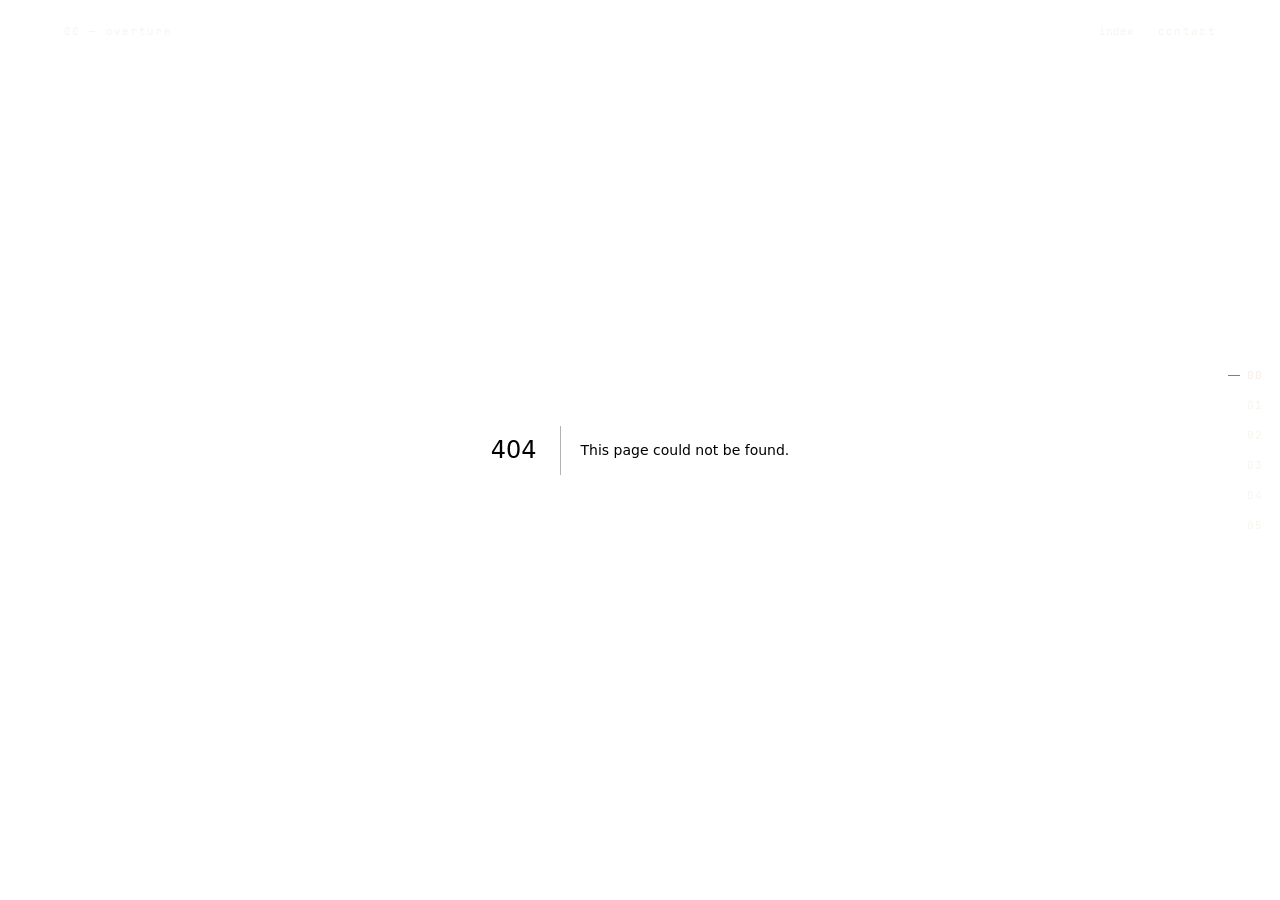
<file: 404/index.html>
<!DOCTYPE html><!--oa0uEDzeMnQPEUpD5Y2nr--><html lang="en"><head><meta charSet="utf-8"/><meta name="viewport" content="width=device-width, initial-scale=1"/><link rel="stylesheet" href="/_next/static/css/e7ece52a4faaefad.css" data-precedence="next"/><link rel="preload" as="script" fetchPriority="low" href="/_next/static/chunks/webpack-2bc309fe597aff29.js"/><script src="/_next/static/chunks/4bd1b696-c023c6e3521b1417.js" async=""></script><script src="/_next/static/chunks/255-0e5ac6cd71b0e266.js" async=""></script><script src="/_next/static/chunks/main-app-1ef819b8450698eb.js" async=""></script><script src="/_next/static/chunks/c15bf2b0-23b96f27db3d4449.js" async=""></script><script src="/_next/static/chunks/674-6855b64ee899c7fb.js" async=""></script><script src="/_next/static/chunks/691-0249259bc89ee225.js" async=""></script><script src="/_next/static/chunks/app/layout-b1ba5b3ddf295f27.js" async=""></script><link rel="preload" href="/fonts/InstrumentSerif-Regular.woff2" as="font" type="font/woff2" crossorigin=""/><link rel="preload" href="/fonts/InstrumentSerif-Italic.woff2" as="font" type="font/woff2" crossorigin=""/><link rel="preload" href="/assets/portrait/hero-960.jpg" as="image" type="image/jpeg"/><title>404: This page could not be found.</title><meta name="robots" content="noindex"/><meta name="theme-color" content="#070708"/><meta name="color-scheme" content="dark"/><title>Minaj Ahmed — Computer Science Student, Assam</title><meta name="description" content="Minaj Ahmed is a second-year B.Tech CSE student at Dhemaji Engineering College (ASTU), Assam, building strong foundations in data structures, algorithms and C++."/><meta name="application-name" content="From Ember to Chrome"/><link rel="author" href="https://minajahmednxlv78-hue.github.io/"/><meta name="author" content="Minaj Ahmed"/><meta name="keywords" content="Minaj Ahmed,Minhaj Ahmed,computer science student,Assam,Dhemaji Engineering College,ASTU,C++,data structures,algorithms,portfolio"/><meta name="creator" content="Minaj Ahmed"/><meta name="publisher" content="Minaj Ahmed"/><meta name="robots" content="index, follow"/><meta name="category" content="portfolio"/><link rel="canonical" href="https://minajahmednxlv78-hue.github.io/"/><meta property="og:title" content="Minaj Ahmed — Computer Science Student, Assam"/><meta property="og:description" content="Minaj Ahmed is a second-year B.Tech CSE student at Dhemaji Engineering College (ASTU), Assam, building strong foundations in data structures, algorithms and C++."/><meta property="og:url" content="https://minajahmednxlv78-hue.github.io/"/><meta property="og:site_name" content="Minaj Ahmed"/><meta property="og:locale" content="en_IN"/><meta property="og:image" content="https://minajahmednxlv78-hue.github.io/assets/og.jpg"/><meta property="og:image:width" content="1200"/><meta property="og:image:height" content="630"/><meta property="og:image:alt" content="Minaj Ahmed — from ember to chrome. A halftone portrait and the title in bone type on ink."/><meta property="og:type" content="website"/><meta name="twitter:card" content="summary_large_image"/><meta name="twitter:title" content="Minaj Ahmed — Computer Science Student, Assam"/><meta name="twitter:description" content="Minaj Ahmed is a second-year B.Tech CSE student at Dhemaji Engineering College (ASTU), Assam, building strong foundations in data structures, algorithms and C++."/><meta name="twitter:image" content="https://minajahmednxlv78-hue.github.io/assets/og.jpg"/><link rel="icon" href="/icon.svg?3699fe53bb4ca158" type="image/svg+xml" sizes="any"/><script>try{var m=localStorage.getItem('ember-to-chrome-motion');var r=window.matchMedia('(prefers-reduced-motion: reduce)').matches;document.documentElement.dataset.motion=(m==='off'||(!m&&r))?'off':'on';if(sessionStorage.getItem('ember-to-chrome-visited')==='1'){document.documentElement.dataset.visited='true'}var t=null;try{t=localStorage.getItem('ember-to-chrome-mode')}catch(e){}document.documentElement.dataset.mode=t==='light'?'light':'dark';var tc=document.querySelector('meta[name="theme-color"]');if(tc)tc.setAttribute('content',t==='light'?'#f2efe8':'#070708');}catch(e){}</script><noscript><style>.preloader{display:none}.signal-portrait::before{opacity:0!important}</style></noscript><script type="application/ld+json">{"@context":"https://schema.org","@type":"Person","name":"Minaj Ahmed","alternateName":"Minhaj Ahmed","jobTitle":"Computer Science Engineering Student","description":"Second-year Computer Science student in Assam building strong foundations in data structures, algorithms and object-oriented programming.","email":"mailto:minajahmednxlv78@gmail.com","url":"https://minajahmednxlv78-hue.github.io/","affiliation":{"@type":"CollegeOrUniversity","name":"Dhemaji Engineering College (ASTU)"},"address":{"@type":"PostalAddress","addressLocality":"Golaghat","addressRegion":"Assam","addressCountry":"IN"},"sameAs":["https://github.com/minajahmednxlv78-hue","https://www.linkedin.com/in/minhaj-ahmed-7282b8321","https://www.instagram.com/_min_haj_08"],"knowsAbout":["Data Structures","Algorithms","Object-Oriented Programming","C","C++","Python","Git","GitHub"]}</script><script src="/_next/static/chunks/polyfills-42372ed130431b0a.js" noModule=""></script></head><body><div hidden=""><!--$--><!--/$--></div><div class="preloader " aria-hidden="true"><canvas class="preloader__canvas"></canvas><span class="preloader__counter">000</span><span class="preloader__word">from ember to chrome</span></div><div class="grain" aria-hidden="true"></div><div class="cord"><canvas class="cord__cv" aria-hidden="true"></canvas><button type="button" role="switch" aria-checked="false" aria-label="pull cord — switch to the light theme" class="cord__hit"></button></div><div class="site" id="site"><a class="skip-link" href="#main">Skip to content</a><header class="topbar " aria-label="Site header"><div class="topbar__inner"><span class="topbar__chapter">00<!-- --> — <!-- -->overture</span><nav class="topbar__right" aria-label="Primary"><button type="button" class="topbar__link" aria-haspopup="dialog" aria-expanded="false" aria-controls="index-overlay">index</button><a class="topbar__link" href="#horizon">contact</a></nav></div></header><nav class="rail" aria-label="Chapter navigation"><a class="rail__link is-active" href="#overture" aria-current="location" aria-label="Chapter 00, Overture">00</a><a class="rail__link " href="#origin" aria-label="Chapter 01, Origin">01</a><a class="rail__link " href="#spark" aria-label="Chapter 02, Spark">02</a><a class="rail__link " href="#craft" aria-label="Chapter 03, Craft">03</a><a class="rail__link " href="#horizon" aria-label="Chapter 04, Horizon">04</a><a class="rail__link " href="#colophon" aria-label="Chapter 05, Colophon">05</a></nav><div style="font-family:system-ui,&quot;Segoe UI&quot;,Roboto,Helvetica,Arial,sans-serif,&quot;Apple Color Emoji&quot;,&quot;Segoe UI Emoji&quot;;height:100vh;text-align:center;display:flex;flex-direction:column;align-items:center;justify-content:center"><div><style>body{color:#000;background:#fff;margin:0}.next-error-h1{border-right:1px solid rgba(0,0,0,.3)}@media (prefers-color-scheme:dark){body{color:#fff;background:#000}.next-error-h1{border-right:1px solid rgba(255,255,255,.3)}}</style><h1 class="next-error-h1" style="display:inline-block;margin:0 20px 0 0;padding:0 23px 0 0;font-size:24px;font-weight:500;vertical-align:top;line-height:49px">404</h1><div style="display:inline-block"><h2 style="font-size:14px;font-weight:400;line-height:49px;margin:0">This page could not be found.</h2></div></div></div><!--$--><!--/$--></div><div id="index-overlay" class="index-overlay " role="dialog" aria-modal="true" aria-labelledby="index-title" aria-hidden="true"><div class="index-overlay__bar"><span id="index-title">index</span><button type="button" class="index-overlay__close" aria-label="Close index">close <span aria-hidden="true">×</span></button></div><div class="index-overlay__body"><div class="index-overlay__inner"><div class="index-overlay__list"><a class="index-row" href="#overture"><span class="index-row__num">00</span><span class="index-row__title">Overture</span><span class="index-row__image"><img src="/assets/portrait/hero-540.jpg" alt="Minaj Ahmed, portrait." loading="lazy"/></span><span class="index-row__arrow" aria-hidden="true">→</span></a><a class="index-row" href="#origin"><span class="index-row__num">01</span><span class="index-row__title">Origin</span><span class="index-row__image"><img src="/assets/temple/origin-720.jpg" alt="Minaj standing beneath a bright orange temple gateway." loading="lazy"/></span><span class="index-row__arrow" aria-hidden="true">→</span></a><a class="index-row" href="#spark"><span class="index-row__num">02</span><span class="index-row__title">Spark</span><span class="index-row__image index-row__image--dots" aria-hidden="true"></span><span class="index-row__arrow" aria-hidden="true">→</span></a><a class="index-row" href="#craft"><span class="index-row__num">03</span><span class="index-row__title">Craft</span><span class="index-row__image"><img src="/star-mark.svg" alt="Four-point chrome star mark." loading="lazy"/></span><span class="index-row__arrow" aria-hidden="true">→</span></a><a class="index-row" href="#horizon"><span class="index-row__num">04</span><span class="index-row__title">Horizon</span><span class="index-row__image"><img src="/assets/landscape/assam-1208.jpg" alt="A road lined with trees in Assam." loading="lazy"/></span><span class="index-row__arrow" aria-hidden="true">→</span></a><a class="index-row" href="#colophon"><span class="index-row__num">05</span><span class="index-row__title">Colophon</span><span class="index-row__image"><img src="/assets/portrait/alt-540.jpg" alt="Minaj Ahmed leaning against a red temple column." loading="lazy"/></span><span class="index-row__arrow" aria-hidden="true">→</span></a></div><div class="index-overlay__foot"><span>email is preferred · minajahmednxlv78@gmail.com</span><span><a href="https://github.com/minajahmednxlv78-hue" target="_blank" rel="noopener noreferrer">github</a> · <a href="https://www.linkedin.com/in/minhaj-ahmed-7282b8321" target="_blank" rel="noopener noreferrer">linkedin</a> · <a href="https://www.instagram.com/_min_haj_08" target="_blank" rel="noopener noreferrer">instagram</a></span></div></div></div></div><script src="/_next/static/chunks/webpack-2bc309fe597aff29.js" id="_R_" async=""></script><script>(self.__next_f=self.__next_f||[]).push([0])</script><script>self.__next_f.push([1,"1:\"$Sreact.fragment\"\n2:I[5659,[\"592\",\"static/chunks/c15bf2b0-23b96f27db3d4449.js\",\"674\",\"static/chunks/674-6855b64ee899c7fb.js\",\"691\",\"static/chunks/691-0249259bc89ee225.js\",\"177\",\"static/chunks/app/layout-b1ba5b3ddf295f27.js\"],\"default\"]\n3:I[9766,[],\"\"]\n4:I[8924,[],\"\"]\n8:I[7150,[],\"\"]\n:HL[\"/_next/static/css/e7ece52a4faaefad.css\",\"style\"]\n"])</script><script>self.__next_f.push([1,"0:{\"P\":null,\"b\":\"oa0uEDzeMnQPEUpD5Y2nr\",\"p\":\"\",\"c\":[\"\",\"_not-found\",\"\"],\"i\":false,\"f\":[[[\"\",{\"children\":[\"/_not-found\",{\"children\":[\"__PAGE__\",{}]}]},\"$undefined\",\"$undefined\",true],[\"\",[\"$\",\"$1\",\"c\",{\"children\":[[[\"$\",\"link\",\"0\",{\"rel\":\"stylesheet\",\"href\":\"/_next/static/css/e7ece52a4faaefad.css\",\"precedence\":\"next\",\"crossOrigin\":\"$undefined\",\"nonce\":\"$undefined\"}]],[\"$\",\"html\",null,{\"lang\":\"en\",\"children\":[[\"$\",\"head\",null,{\"children\":[[\"$\",\"link\",null,{\"rel\":\"preload\",\"href\":\"/fonts/InstrumentSerif-Regular.woff2\",\"as\":\"font\",\"type\":\"font/woff2\",\"crossOrigin\":\"\"}],[\"$\",\"link\",null,{\"rel\":\"preload\",\"href\":\"/fonts/InstrumentSerif-Italic.woff2\",\"as\":\"font\",\"type\":\"font/woff2\",\"crossOrigin\":\"\"}],[\"$\",\"link\",null,{\"rel\":\"preload\",\"href\":\"/assets/portrait/hero-960.jpg\",\"as\":\"image\",\"type\":\"image/jpeg\"}],[\"$\",\"script\",null,{\"dangerouslySetInnerHTML\":{\"__html\":\"try{var m=localStorage.getItem('ember-to-chrome-motion');var r=window.matchMedia('(prefers-reduced-motion: reduce)').matches;document.documentElement.dataset.motion=(m==='off'||(!m\u0026\u0026r))?'off':'on';if(sessionStorage.getItem('ember-to-chrome-visited')==='1'){document.documentElement.dataset.visited='true'}var t=null;try{t=localStorage.getItem('ember-to-chrome-mode')}catch(e){}document.documentElement.dataset.mode=t==='light'?'light':'dark';var tc=document.querySelector('meta[name=\\\"theme-color\\\"]');if(tc)tc.setAttribute('content',t==='light'?'#f2efe8':'#070708');}catch(e){}\"}}],[\"$\",\"noscript\",null,{\"children\":[\"$\",\"style\",null,{\"dangerouslySetInnerHTML\":{\"__html\":\".preloader{display:none}.signal-portrait::before{opacity:0!important}\"}}]}],[\"$\",\"script\",null,{\"type\":\"application/ld+json\",\"dangerouslySetInnerHTML\":{\"__html\":\"{\\\"@context\\\":\\\"https://schema.org\\\",\\\"@type\\\":\\\"Person\\\",\\\"name\\\":\\\"Minaj Ahmed\\\",\\\"alternateName\\\":\\\"Minhaj Ahmed\\\",\\\"jobTitle\\\":\\\"Computer Science Engineering Student\\\",\\\"description\\\":\\\"Second-year Computer Science student in Assam building strong foundations in data structures, algorithms and object-oriented programming.\\\",\\\"email\\\":\\\"mailto:minajahmednxlv78@gmail.com\\\",\\\"url\\\":\\\"https://minajahmednxlv78-hue.github.io/\\\",\\\"affiliation\\\":{\\\"@type\\\":\\\"CollegeOrUniversity\\\",\\\"name\\\":\\\"Dhemaji Engineering College (ASTU)\\\"},\\\"address\\\":{\\\"@type\\\":\\\"PostalAddress\\\",\\\"addressLocality\\\":\\\"Golaghat\\\",\\\"addressRegion\\\":\\\"Assam\\\",\\\"addressCountry\\\":\\\"IN\\\"},\\\"sameAs\\\":[\\\"https://github.com/minajahmednxlv78-hue\\\",\\\"https://www.linkedin.com/in/minhaj-ahmed-7282b8321\\\",\\\"https://www.instagram.com/_min_haj_08\\\"],\\\"knowsAbout\\\":[\\\"Data Structures\\\",\\\"Algorithms\\\",\\\"Object-Oriented Programming\\\",\\\"C\\\",\\\"C++\\\",\\\"Python\\\",\\\"Git\\\",\\\"GitHub\\\"]}\"}}]]}],[\"$\",\"body\",null,{\"children\":[\"$\",\"$L2\",null,{\"children\":[\"$\",\"$L3\",null,{\"parallelRouterKey\":\"children\",\"error\":\"$undefined\",\"errorStyles\":\"$undefined\",\"errorScripts\":\"$undefined\",\"template\":[\"$\",\"$L4\",null,{}],\"templateStyles\":\"$undefined\",\"templateScripts\":\"$undefined\",\"notFound\":\"$undefined\",\"forbidden\":\"$undefined\",\"unauthorized\":\"$undefined\"}]}]}]]}]]}],{\"children\":[\"/_not-found\",[\"$\",\"$1\",\"c\",{\"children\":[null,[\"$\",\"$L3\",null,{\"parallelRouterKey\":\"children\",\"error\":\"$undefined\",\"errorStyles\":\"$undefined\",\"errorScripts\":\"$undefined\",\"template\":[\"$\",\"$L4\",null,{}],\"templateStyles\":\"$undefined\",\"templateScripts\":\"$undefined\",\"notFound\":\"$undefined\",\"forbidden\":\"$undefined\",\"unauthorized\":\"$undefined\"}]]}],{\"children\":[\"__PAGE__\",[\"$\",\"$1\",\"c\",{\"children\":[[[\"$\",\"title\",null,{\"children\":\"404: This page could not be found.\"}],[\"$\",\"div\",null,{\"style\":{\"fontFamily\":\"system-ui,\\\"Segoe UI\\\",Roboto,Helvetica,Arial,sans-serif,\\\"Apple Color Emoji\\\",\\\"Segoe UI Emoji\\\"\",\"height\":\"100vh\",\"textAlign\":\"center\",\"display\":\"flex\",\"flexDirection\":\"column\",\"alignItems\":\"center\",\"justifyContent\":\"center\"},\"children\":[\"$\",\"div\",null,{\"children\":[[\"$\",\"style\",null,{\"dangerouslySetInnerHTML\":{\"__html\":\"body{color:#000;background:#fff;margin:0}.next-error-h1{border-right:1px solid rgba(0,0,0,.3)}@media (prefers-color-scheme:dark){body{color:#fff;background:#000}.next-error-h1{border-right:1px solid rgba(255,255,255,.3)}}\"}}],[\"$\",\"h1\",null,{\"className\":\"next-error-h1\",\"style\":{\"display\":\"inline-block\",\"margin\":\"0 20px 0 0\",\"padding\":\"0 23px 0 0\",\"fontSize\":24,\"fontWeight\":500,\"verticalAlign\":\"top\",\"lineHeight\":\"49px\"},\"children\":404}],[\"$\",\"div\",null,{\"style\":{\"display\":\"inline-block\"},\"children\":\"$L5\"}]]}]}]],null,\"$L6\"]}],{},null,false]},null,false]},null,false],\"$L7\",false]],\"m\":\"$undefined\",\"G\":[\"$8\",[]],\"s\":false,\"S\":true}\n"])</script><script>self.__next_f.push([1,"9:I[4431,[],\"OutletBoundary\"]\nb:I[5278,[],\"AsyncMetadataOutlet\"]\nd:I[4431,[],\"ViewportBoundary\"]\nf:I[4431,[],\"MetadataBoundary\"]\n10:\"$Sreact.suspense\"\n5:[\"$\",\"h2\",null,{\"style\":{\"fontSize\":14,\"fontWeight\":400,\"lineHeight\":\"49px\",\"margin\":0},\"children\":\"This page could not be found.\"}]\n6:[\"$\",\"$L9\",null,{\"children\":[\"$La\",[\"$\",\"$Lb\",null,{\"promise\":\"$@c\"}]]}]\n7:[\"$\",\"$1\",\"h\",{\"children\":[[\"$\",\"meta\",null,{\"name\":\"robots\",\"content\":\"noindex\"}],[[\"$\",\"$Ld\",null,{\"children\":\"$Le\"}],null],[\"$\",\"$Lf\",null,{\"children\":[\"$\",\"div\",null,{\"hidden\":true,\"children\":[\"$\",\"$10\",null,{\"fallback\":null,\"children\":\"$L11\"}]}]}]]}]\n"])</script><script>self.__next_f.push([1,"e:[[\"$\",\"meta\",\"0\",{\"charSet\":\"utf-8\"}],[\"$\",\"meta\",\"1\",{\"name\":\"viewport\",\"content\":\"width=device-width, initial-scale=1\"}],[\"$\",\"meta\",\"2\",{\"name\":\"theme-color\",\"content\":\"#070708\"}],[\"$\",\"meta\",\"3\",{\"name\":\"color-scheme\",\"content\":\"dark\"}]]\na:null\n"])</script><script>self.__next_f.push([1,"12:I[622,[],\"IconMark\"]\n"])</script><script>self.__next_f.push([1,"c:{\"metadata\":[[\"$\",\"title\",\"0\",{\"children\":\"Minaj Ahmed — Computer Science Student, Assam\"}],[\"$\",\"meta\",\"1\",{\"name\":\"description\",\"content\":\"Minaj Ahmed is a second-year B.Tech CSE student at Dhemaji Engineering College (ASTU), Assam, building strong foundations in data structures, algorithms and C++.\"}],[\"$\",\"meta\",\"2\",{\"name\":\"application-name\",\"content\":\"From Ember to Chrome\"}],[\"$\",\"link\",\"3\",{\"rel\":\"author\",\"href\":\"https://minajahmednxlv78-hue.github.io/\"}],[\"$\",\"meta\",\"4\",{\"name\":\"author\",\"content\":\"Minaj Ahmed\"}],[\"$\",\"meta\",\"5\",{\"name\":\"keywords\",\"content\":\"Minaj Ahmed,Minhaj Ahmed,computer science student,Assam,Dhemaji Engineering College,ASTU,C++,data structures,algorithms,portfolio\"}],[\"$\",\"meta\",\"6\",{\"name\":\"creator\",\"content\":\"Minaj Ahmed\"}],[\"$\",\"meta\",\"7\",{\"name\":\"publisher\",\"content\":\"Minaj Ahmed\"}],[\"$\",\"meta\",\"8\",{\"name\":\"robots\",\"content\":\"index, follow\"}],[\"$\",\"meta\",\"9\",{\"name\":\"category\",\"content\":\"portfolio\"}],[\"$\",\"link\",\"10\",{\"rel\":\"canonical\",\"href\":\"https://minajahmednxlv78-hue.github.io/\"}],[\"$\",\"meta\",\"11\",{\"property\":\"og:title\",\"content\":\"Minaj Ahmed — Computer Science Student, Assam\"}],[\"$\",\"meta\",\"12\",{\"property\":\"og:description\",\"content\":\"Minaj Ahmed is a second-year B.Tech CSE student at Dhemaji Engineering College (ASTU), Assam, building strong foundations in data structures, algorithms and C++.\"}],[\"$\",\"meta\",\"13\",{\"property\":\"og:url\",\"content\":\"https://minajahmednxlv78-hue.github.io/\"}],[\"$\",\"meta\",\"14\",{\"property\":\"og:site_name\",\"content\":\"Minaj Ahmed\"}],[\"$\",\"meta\",\"15\",{\"property\":\"og:locale\",\"content\":\"en_IN\"}],[\"$\",\"meta\",\"16\",{\"property\":\"og:image\",\"content\":\"https://minajahmednxlv78-hue.github.io/assets/og.jpg\"}],[\"$\",\"meta\",\"17\",{\"property\":\"og:image:width\",\"content\":\"1200\"}],[\"$\",\"meta\",\"18\",{\"property\":\"og:image:height\",\"content\":\"630\"}],[\"$\",\"meta\",\"19\",{\"property\":\"og:image:alt\",\"content\":\"Minaj Ahmed — from ember to chrome. A halftone portrait and the title in bone type on ink.\"}],[\"$\",\"meta\",\"20\",{\"property\":\"og:type\",\"content\":\"website\"}],[\"$\",\"meta\",\"21\",{\"name\":\"twitter:card\",\"content\":\"summary_large_image\"}],[\"$\",\"meta\",\"22\",{\"name\":\"twitter:title\",\"content\":\"Minaj Ahmed — Computer Science Student, Assam\"}],[\"$\",\"meta\",\"23\",{\"name\":\"twitter:description\",\"content\":\"Minaj Ahmed is a second-year B.Tech CSE student at Dhemaji Engineering College (ASTU), Assam, building strong foundations in data structures, algorithms and C++.\"}],[\"$\",\"meta\",\"24\",{\"name\":\"twitter:image\",\"content\":\"https://minajahmednxlv78-hue.github.io/assets/og.jpg\"}],[\"$\",\"link\",\"25\",{\"rel\":\"icon\",\"href\":\"/icon.svg?3699fe53bb4ca158\",\"type\":\"image/svg+xml\",\"sizes\":\"any\"}],[\"$\",\"$L12\",\"26\",{}]],\"error\":null,\"digest\":\"$undefined\"}\n"])</script><script>self.__next_f.push([1,"11:\"$c:metadata\"\n"])</script></body></html>
</file>
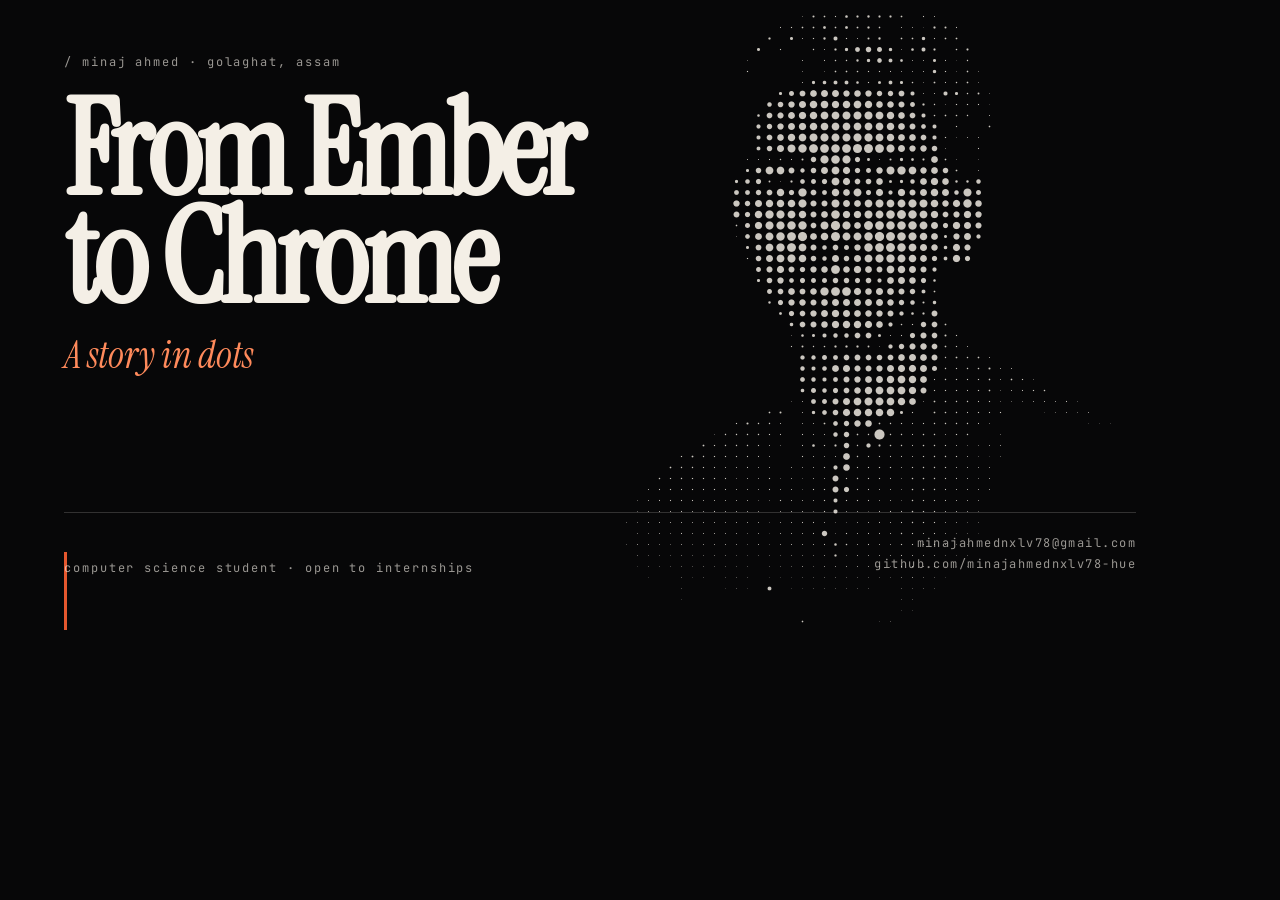
<file: og.html>
<!doctype html>
<html lang="en">
<head>
<meta charset="utf-8">
<meta name="viewport" content="width=1200, initial-scale=1">
<style>
  @font-face{font-family:"Instrument Serif";src:url("/fonts/InstrumentSerif-Regular.woff2") format("woff2");font-weight:400;font-style:normal}
  @font-face{font-family:"Instrument Serif";src:url("/fonts/InstrumentSerif-Italic.woff2") format("woff2");font-weight:400;font-style:italic}
  @font-face{font-family:"Inter Tight";src:url("/fonts/InterTight-Variable.woff2") format("woff2");font-weight:400 700}
  @font-face{font-family:"JetBrains Mono";src:url("/fonts/JetBrainsMono-Variable.woff2") format("woff2");font-weight:400 600}
  *{box-sizing:border-box}
  html,body{margin:0;width:1200px;height:630px;overflow:hidden;background:#070708;color:#F4EFE6}
  body{font-family:"Inter Tight",Arial,sans-serif;position:relative}
  canvas{position:absolute;right:0;top:0;width:700px;height:630px;opacity:.9}
  .wrap{position:relative;z-index:2;height:100%;padding:54px 64px;display:flex;flex-direction:column;justify-content:space-between}
  .label{font-family:"JetBrains Mono",monospace;font-size:12px;letter-spacing:.16em;color:rgba(244,239,230,.62);text-transform:lowercase}
  .name{font-family:"Instrument Serif",Georgia,serif;font-size:132px;line-height:.82;letter-spacing:-.035em;margin:26px 0 0;max-width:760px}
  .sub{font-family:"Instrument Serif",Georgia,serif;font-style:italic;font-size:38px;color:#FF8A5B;margin:18px 0 0}
  .bottom{display:flex;justify-content:space-between;align-items:flex-end;gap:24px}
  .bottom .right{text-align:right;font-family:"JetBrains Mono",monospace;font-size:12px;line-height:1.8;letter-spacing:.12em;color:rgba(244,239,230,.62);text-transform:lowercase}
  .rule{width:100%;height:1px;background:rgba(244,239,230,.18);margin:20px 0}
  .accent{position:absolute;left:64px;bottom:0;width:3px;height:78px;background:#E4572E}
</style>
</head>
<body>
<canvas id="dots" width="700" height="630"></canvas>
<div class="wrap">
  <div>
    <div class="label">/ minaj ahmed · golaghat, assam</div>
    <h1 class="name">From Ember<br>to Chrome</h1>
    <p class="sub">A story in dots</p>
  </div>
  <div>
    <div class="rule"></div>
    <div class="bottom">
      <div class="label">computer science student · open to internships</div>
      <div class="right">minajahmednxlv78@gmail.com<br>github.com/minajahmednxlv78-hue</div>
    </div>
  </div>
</div>
<div class="accent"></div>
<script>
const canvas = document.getElementById('dots');
const ctx = canvas.getContext('2d');
const img = new Image();
img.src = '/assets/portrait/hero-960.jpg';
img.onload = () => {
  const dpr = 2;
  canvas.width = 700 * dpr;
  canvas.height = 630 * dpr;
  ctx.setTransform(dpr, 0, 0, dpr, 0, 0);
  const off = document.createElement('canvas');
  off.width = 350; off.height = 315;
  const o = off.getContext('2d', {willReadFrequently:true});
  // cover crop: use the top two-thirds so the face sits in the frame
  const iw = img.naturalWidth, ih = img.naturalHeight;
  const target = 700 / 630;
  const source = iw / ih;
  let sx=0, sy=0, sw=iw, sh=ih;
  if (source > target) { sw = ih * target; sx = (iw - sw)/2; }
  else { sh = iw / target; sy = (ih - sh)/2 - ih*0.06; }
  o.drawImage(img, sx, sy, sw, sh, 0, 0, 350, 315);
  const data = o.getImageData(0,0,350,315);
  const cell = 11;
  ctx.fillStyle = 'rgba(244,239,230,.92)';
  for (let y=0; y<630; y+=cell) {
    for (let x=0; x<700; x+=cell) {
      const px = Math.floor((x/700)*350), py = Math.floor((y/630)*315);
      const idx = (py*350+px)*4;
      const r=data.data[idx], g=data.data[idx+1], b=data.data[idx+2];
      const lum=(r*.2126+g*.7152+b*.0722)/255;
      const level=Math.max(0, (lum-0.035)/0.88);
      const rad=Math.pow(level,1.05)*cell*.48;
      if (rad>0.3) {
        ctx.beginPath();
        ctx.arc(x+cell/2,y+cell/2,rad,0,Math.PI*2);
        ctx.fill();
      }
    }
  }
};
</script>
</body>
</html>
</file>
<file: _next/static/css/e7ece52a4faaefad.css>
@font-face{font-family:"Instrument Serif";src:url(/fonts/InstrumentSerif-Regular.woff2) format("woff2");font-style:normal;font-weight:400;font-display:swap}@font-face{font-family:"Instrument Serif";src:url(/fonts/InstrumentSerif-Italic.woff2) format("woff2");font-style:italic;font-weight:400;font-display:swap}@font-face{font-family:"Instrument Serif Fallback";src:local("Georgia"),local("Times New Roman"),local("Liberation Serif");font-style:normal;font-weight:400;ascent-override:138.9%;descent-override:43.5%;line-gap-override:0%;size-adjust:71.3%}@font-face{font-family:Inter Tight;src:url(/fonts/InterTight-Variable.woff2) format("woff2");font-style:normal;font-weight:400 700;font-display:swap}@font-face{font-family:JetBrains Mono;src:url(/fonts/JetBrainsMono-Variable.woff2) format("woff2");font-style:normal;font-weight:400 600;font-display:swap}:root{--ink:#070708;--charcoal:#0e0f11;--bone:#f4efe6;--ember:#e4572e;--ember-soft:#ff8a5b;--signal:#2b3fe0;--signal-soft:#7385ff;--chrome:#d7dee6;--paper:#efe6d8;--bone-rgb:244,239,230;--ink-rgb:7,7,8;--charcoal-rgb:14,15,17;--chrome-rgb:215,222,230;--cord-shadow:0.5;--hairline:rgba(var(--bone-rgb),0.14);--hairline-strong:rgba(var(--bone-rgb),0.28);--muted:rgba(var(--bone-rgb),0.7);--faint:rgba(var(--bone-rgb),0.64);--whisper:rgba(var(--bone-rgb),0.16);--serif:"Instrument Serif","Instrument Serif Fallback",Georgia,"Times New Roman",serif;--sans:"Inter Tight","Helvetica Neue",Arial,sans-serif;--mono:"JetBrains Mono","SFMono-Regular",Consolas,monospace;--gutter:clamp(20px,5vw,80px);--max:1440px;--bar:64px;--accent:var(--ember);--accent-soft:var(--ember-soft);color-scheme:dark}html[data-mode=light]{--ink:#f2efe8;--charcoal:#e7e2d7;--bone:#1b1d21;--chrome:#5f6a76;--paper:#e7e2d7;--bone-rgb:27,29,33;--ink-rgb:242,239,232;--charcoal-rgb:231,226,215;--chrome-rgb:95,106,118;--cord-shadow:0.2;color-scheme:light}::view-transition-new(root),::view-transition-old(root){animation-duration:.5s;animation-timing-function:cubic-bezier(.4,0,.2,1)}html[data-mode=light] .overture__name,html[data-mode=light] .overture__subline{text-shadow:none}html[data-mode=light] .signal-portrait:before{opacity:0}html[data-mode=light] .signal-portrait__canvas{display:none}html[data-mode=light] .grain{opacity:.4}.cord{position:fixed;top:0;right:0;z-index:85;width:min(100%,340px);pointer-events:none;overflow:hidden;view-transition-name:cord}::view-transition-new(cord),::view-transition-old(cord){display:none}.cord__cv{position:absolute;inset:0;width:100%;height:100%}.cord__hit{position:absolute;left:0;top:0;width:64px;height:64px;margin:-32px 0 0 -32px;padding:0;border:0;border-radius:50%;background:transparent;pointer-events:auto;touch-action:none;cursor:-webkit-grab;cursor:grab;-webkit-tap-highlight-color:transparent}.cord.is-dragging,.cord.is-dragging .cord__hit{cursor:-webkit-grabbing;cursor:grabbing}.cord__hit:focus-visible{outline:2px solid var(--accent);outline-offset:-10px}*,:after,:before{box-sizing:border-box}html{color-scheme:dark;-webkit-text-size-adjust:100%}body,html{background:var(--ink)}body{margin:0;color:var(--bone);font-family:var(--sans);font-size:1.0625rem;font-weight:400;line-height:1.6;overflow-x:clip;-webkit-font-smoothing:antialiased;-moz-osx-font-smoothing:grayscale;text-rendering:optimizeLegibility}body.is-locked{overflow:hidden}::selection{background:var(--ember);color:var(--ink)}a{text-decoration:none}a,button{color:inherit}button{border:0;margin:0;padding:0;background:none;font:inherit;cursor:pointer}canvas,img,picture,svg{display:block;max-width:100%}blockquote,dd,dl,figure,h1,h2,h3,h4,p{margin:0}h1,h2,h3,h4{font-weight:400}:focus-visible{outline:2px solid var(--ember-soft);outline-offset:3px;border-radius:1px}.skip-link{position:fixed;top:10px;left:10px;z-index:200;transform:translateY(-160%);padding:10px 14px;background:var(--bone);color:var(--ink);font-family:var(--mono);font-size:12px;letter-spacing:.08em;text-transform:uppercase}.skip-link:focus{transform:translateY(0)}.sr-only{position:absolute!important;width:1px;height:1px;padding:0;margin:-1px;overflow:hidden;clip:rect(0,0,0,0);white-space:nowrap;border:0}.mono{font-family:var(--mono);font-feature-settings:"tnum";font-variant-numeric:tabular-nums}.label{display:inline-flex;align-items:center;gap:.45em;margin:0;color:var(--muted);font-family:var(--mono);font-size:.6875rem;font-weight:400;line-height:1.4;letter-spacing:.16em;text-transform:lowercase}.label--accent{color:var(--accent-soft)}.data{font-family:var(--mono);font-size:.8125rem;font-feature-settings:"tnum";font-variant-numeric:tabular-nums;line-height:1.6}.lead{max-width:42ch;font-size:clamp(1.15rem,1.6vw,1.5rem);line-height:1.45;letter-spacing:-.012em}.body-copy{max-width:62ch;color:rgba(var(--bone-rgb),.82);font-size:1.0625rem;line-height:1.65}.body-copy+.body-copy{margin-top:1.1em}.serif{font-family:var(--serif);font-weight:400}em{font-style:italic}.shell{width:100%;max-width:var(--max);margin-inline:auto;padding-inline:var(--gutter)}.hairline{border:0;border-top:1px solid var(--hairline);height:0;margin:0}.site{z-index:2}.page,.site{position:relative}.page{z-index:1}.chapter,main{position:relative}.chapter{padding-block:clamp(96px,15vh,190px)}.chapter--flush{padding-block:0}.chapter-head{display:grid;grid-template-columns:minmax(0,1fr);grid-gap:18px;gap:18px;margin-bottom:clamp(48px,8vh,96px)}.chapter-head .label{margin-bottom:6px}.chapter-title{font-family:var(--serif);font-size:clamp(2.5rem,7vw,6rem);font-weight:400;line-height:.95;letter-spacing:-.025em;text-wrap:balance}.chapter-title em{color:var(--accent-soft);font-style:italic}.chapter-head--wide{grid-template-columns:minmax(0,.5fr) minmax(0,1fr);align-items:flex-end}.chapter-number{color:var(--faint);font-family:var(--mono);font-size:.6875rem;letter-spacing:.16em}.section-rule{width:100%;height:1px;background:var(--hairline)}.ticked{position:relative}.ticked:after,.ticked:before{position:absolute;z-index:2;color:var(--hairline-strong);font-family:var(--mono);font-size:14px;font-weight:400;line-height:1;pointer-events:none}.ticked:before{content:"+";top:10px;left:10px}.ticked:after{content:"+";right:10px;bottom:10px}.split .w-mask{display:inline-block;overflow:hidden;vertical-align:bottom;padding-bottom:.09em;margin-bottom:-.09em}.split .line{display:block}.split.will-animate .w-inner{display:inline-block;transform:translateY(112%);transition:transform .9s cubic-bezier(.16,1,.3,1);transition-delay:var(--delay,0s);will-change:transform}.split.will-animate.is-in .w-inner{transform:translateY(0)}.reveal{transition:opacity .8s cubic-bezier(.22,.61,.36,1),transform .9s cubic-bezier(.16,1,.3,1);transition-delay:var(--delay,0s)}.reveal.will-animate{opacity:0;transform:translateY(18px)}.reveal.will-animate.is-in{opacity:1;transform:translateY(0)}.topbar{position:fixed;inset:0 0 auto;z-index:80;height:var(--bar);border-bottom:1px solid transparent;background:transparent;transition:transform .28s cubic-bezier(.32,.72,0,1),background .2s ease,border-color .2s ease;will-change:transform}.topbar.is-open,.topbar.is-scrolled{background:rgba(var(--ink-rgb),.58);border-bottom-color:var(--hairline);-webkit-backdrop-filter:blur(12px) saturate(1.15);backdrop-filter:blur(12px) saturate(1.15)}.topbar.is-hidden{transform:translateY(-100%)}@supports not (((-webkit-backdrop-filter:blur(1px)) or (backdrop-filter:blur(1px))) or (-webkit-backdrop-filter:blur(1px))){.topbar.is-open,.topbar.is-scrolled{background:rgba(var(--ink-rgb),.92)}}.topbar__inner{display:flex;align-items:center;justify-content:space-between;width:100%;max-width:var(--max);height:100%;margin-inline:auto;padding-inline:var(--gutter)}.topbar__chapter{color:var(--muted);font-family:var(--mono);font-size:.6875rem;font-feature-settings:"tnum";font-variant-numeric:tabular-nums;white-space:nowrap}.topbar__chapter,.topbar__right{letter-spacing:.12em;text-transform:lowercase}.topbar__right{display:flex;align-items:center;gap:24px;font-family:var(--mono);font-size:.6875rem}.topbar__link{position:relative;padding:6px 0;color:var(--muted);transition:color .2s ease}.topbar__link:after{content:"";position:absolute;left:0;right:0;bottom:0;height:1px;background:currentColor;transform:scaleX(0);transform-origin:left;transition:transform .2s ease}.topbar__link:focus-visible,.topbar__link:hover{color:var(--bone)}.topbar__link:focus-visible:after,.topbar__link:hover:after{transform:scaleX(1)}.rail{position:fixed;z-index:70;top:50%;right:18px;display:flex;flex-direction:column;gap:6px;transform:translateY(-50%)}.rail__link{display:flex;align-items:center;justify-content:flex-end;gap:7px;min-height:24px;color:var(--faint);font-family:var(--mono);font-size:11px;line-height:1;letter-spacing:.04em;text-decoration:none;transition:color .2s ease}.rail__link:before{content:"";width:12px;height:1px;background:transparent;transition:background .2s ease}.rail__link.is-active,.rail__link:hover{color:var(--bone)}.rail__link.is-active:before{background:var(--accent)}.preloader{position:fixed;inset:0;z-index:150;display:grid;place-items:center;background:var(--ink);transition:opacity .42s ease;animation:preloader-safety .5s ease 6.5s forwards}@keyframes preloader-safety{to{opacity:0;visibility:hidden}}.preloader.is-leaving{opacity:0;pointer-events:none}.preloader__canvas{width:min(68vmin,620px);height:min(68vmin,620px)}.preloader__counter{left:var(--gutter);font-family:var(--mono);font-size:.6875rem;letter-spacing:.14em;font-feature-settings:"tnum";font-variant-numeric:tabular-nums}.preloader__counter,.preloader__word{position:absolute;bottom:28px;color:var(--faint)}.preloader__word{right:var(--gutter);font-family:var(--mono);font-size:.6875rem;letter-spacing:.16em;text-transform:lowercase}.grain{position:fixed;inset:0;z-index:95;pointer-events:none;opacity:.05;mix-blend-mode:overlay;background-image:url(/assets/grain.png);background-repeat:repeat;background-size:220px 220px}html[data-visited=true] .preloader{display:none}.halftone{position:relative;width:100%;height:100%;overflow:hidden}.halftone canvas,.halftone__photo{position:absolute;inset:0;width:100%;height:100%}.halftone__photo{object-fit:cover;object-position:center 32%;filter:saturate(.42) brightness(.72) contrast(1.05);transform:scale(1.035);transition:filter 1.7s cubic-bezier(.22,.61,.36,1),transform 1.9s cubic-bezier(.16,1,.3,1)}.halftone--photo canvas{transition:opacity 1.35s ease,filter 1.35s ease}.halftone--photo.is-resolved .halftone__photo{filter:saturate(.95) brightness(1) contrast(1.02);transform:scale(1)}.halftone--photo.is-resolved canvas{opacity:0;filter:blur(2px)}.media-fallback{display:flex;flex-direction:column;align-items:flex-start;justify-content:flex-end;gap:8px;min-height:320px;padding:16px;border:1px dashed var(--hairline-strong);background:var(--charcoal)}.media-fallback__file{color:var(--chrome);font-size:11px}.media-fallback__file,.media-fallback__note{font-family:var(--mono);letter-spacing:.06em}.media-fallback__note{color:var(--faint);font-size:.625rem;line-height:1.5}.dotcode-shell{position:relative}.dotcode__meta{margin-top:11px}.overture{position:relative;min-height:100svh;padding:0;overflow:clip;background:transparent;--hero-photo-w:min(74vw,45svh,460px);--hero-photo-h:calc(var(--hero-photo-w) * 1.25);--hero-photo-top:calc(var(--bar) + clamp(10px, 3vh, 40px))}.overture__photo{inset:0;z-index:0;-webkit-mask-image:linear-gradient(180deg,transparent 0,#000 9%,#000 88%,rgba(0,0,0,.72) 96%,transparent);mask-image:linear-gradient(180deg,transparent 0,#000 9%,#000 88%,rgba(0,0,0,.72) 96%,transparent)}.overture__photo,.overture__scrim{position:absolute;pointer-events:none}.overture__scrim{z-index:1;right:0;bottom:0;left:0;height:54%;background:linear-gradient(to top,rgba(var(--ink-rgb),.97) 0,rgba(var(--ink-rgb),.92) 20%,rgba(var(--ink-rgb),.66) 48%,rgba(var(--ink-rgb),.2) 76%,rgba(var(--ink-rgb),0) 100%)}.overture__stage{position:relative;z-index:2;display:flex;flex-direction:column;justify-content:space-between;gap:clamp(12px,2vh,22px);min-height:100svh;padding-top:calc(var(--bar) + 20px);padding-bottom:clamp(104px,14vh,148px);pointer-events:none}.overture__stage:before{content:"";position:absolute;z-index:-1;inset:0 0 auto;height:calc(var(--bar) + 96px);background:linear-gradient(to bottom,rgba(var(--ink-rgb),.9) 0,rgba(var(--ink-rgb),.62) 58%,rgba(var(--ink-rgb),0) 100%);pointer-events:none}.overture__label{justify-self:start;pointer-events:auto}.overture__main{margin-top:auto;padding-inline:0;text-align:left;pointer-events:auto}.overture__name{margin:0;font-family:var(--serif);font-size:clamp(2.8rem,6vw,6rem);font-weight:400;line-height:.84;letter-spacing:-.035em;text-shadow:0 2px 42px rgba(0,0,0,.52),0 1px 10px rgba(0,0,0,.34)}.overture__name .line{display:block;padding-bottom:.04em}.overture__subline{max-width:40ch;margin:clamp(14px,2vh,20px) 0 0;color:rgba(var(--bone-rgb),.82);font-size:clamp(.95rem,1.1vw,1.1rem);line-height:1.5;text-shadow:0 1px 20px rgba(0,0,0,.56)}.signal-portrait{position:relative;width:100%;height:100%;overflow:hidden;background:transparent}.signal-portrait picture{display:block;width:100%;height:100%}.signal-portrait__photo{position:absolute;top:var(--hero-photo-top);left:50%;display:block;width:var(--hero-photo-w);height:auto;aspect-ratio:4/5;max-width:calc(100% - 2 * var(--gutter));object-fit:cover;object-position:50% 10%;filter:saturate(1) brightness(1.06) contrast(1.02);transform:translateX(-50%) scale(1.004);transform-origin:50% 50%}@media (min-width:961px){.overture{--hero-photo-h:min(78svh,800px);--hero-photo-w:calc(var(--hero-photo-h) * 0.8)}.signal-portrait__photo{right:max(var(--gutter),calc((100% - var(--max)) / 2 + var(--gutter)));left:auto;top:max(calc(var(--bar) + 18px),calc(50% - var(--hero-photo-h) / 2));height:var(--hero-photo-h);transform:scale(1.004)}.overture__scrim{top:0;right:auto;bottom:0;width:54%;height:auto;background:linear-gradient(to right,rgba(var(--ink-rgb),.94) 0,rgba(var(--ink-rgb),.7) 46%,rgba(var(--ink-rgb),.2) 82%,rgba(var(--ink-rgb),0) 100%)}}.signal-portrait:before{z-index:1;background:radial-gradient(120% 92% at 54% 26%,rgba(228,87,46,.1),rgba(228,87,46,.028) 50%,rgba(0,0,0,0) 100%),linear-gradient(to bottom,var(--ink) 0,var(--charcoal) 52%,var(--ink) 100%);opacity:var(--room,.86);will-change:opacity}.signal-portrait:after,.signal-portrait:before{content:"";position:absolute;inset:0;pointer-events:none}.signal-portrait:after{z-index:3;background:radial-gradient(84% 84% at 50% 40%,rgba(var(--ink-rgb),0) 30%,rgba(var(--ink-rgb),.16) 70%,rgba(var(--ink-rgb),.86) 100%)}.signal-portrait__canvas{position:absolute;inset:0;z-index:2;width:100%;height:100%}html[data-motion=off] .signal-portrait__canvas{display:none}html[data-motion=off] .signal-portrait:before{opacity:0}html[data-motion=off] .signal-portrait__photo{filter:none;transform:translateX(-50%)}@media (min-width:961px){html[data-motion=off] .signal-portrait__photo{transform:none}}.signal-portrait__fallback{inset:auto 20px 20px;font-size:.625rem;letter-spacing:.08em}.overture__meta,.signal-portrait__fallback{position:absolute;color:var(--faint);font-family:var(--mono);line-height:1.5;text-transform:lowercase}.overture__meta{z-index:4;right:var(--gutter);bottom:30px;left:var(--gutter);display:flex;align-items:flex-end;justify-content:space-between;gap:24px;font-size:.6875rem;letter-spacing:.13em}.overture__meta span{max-width:none;white-space:nowrap}.overture__meta span:last-child{text-align:right}.scroll-cue{position:absolute;z-index:4;bottom:26px;left:50%;display:flex;flex-direction:column;align-items:center;gap:10px;color:var(--faint);font-family:var(--mono);font-size:10px;letter-spacing:.16em;text-transform:lowercase;transform:translateX(-50%)}.scroll-cue__track{position:relative;width:1px;height:74px;overflow:hidden;background:var(--hairline)}.scroll-cue__fill{position:absolute;inset:0;background:var(--ember);transform:scaleY(0);transform-origin:top}.origin{background:#120a08;padding:0}.origin__track{position:relative;min-height:150vh}.origin__stage{position:-webkit-sticky;position:sticky;top:0;display:grid;grid-template-columns:minmax(0,.82fr) minmax(0,1.18fr);min-height:100svh;overflow:clip}.origin__copy{display:flex;flex-direction:column;justify-content:center;padding:clamp(28px,5vw,80px);padding-top:calc(var(--bar) + 8vh);padding-bottom:8vh}.origin__head{max-width:12ch;margin-top:22px;font-family:var(--serif);font-size:clamp(2.5rem,5.7vw,5.8rem);line-height:.94;letter-spacing:-.025em}.origin__head em{color:var(--ember-soft)}.origin__body{max-width:34ch;margin-top:clamp(28px,5vh,56px);color:rgba(var(--bone-rgb),.72);font-size:clamp(1rem,1.2vw,1.125rem);line-height:1.65}.origin__media{position:relative;min-height:100%;overflow:clip;background:#170c09}.origin__media picture{display:block;width:100%;height:100%}.origin__photo{position:absolute;inset:-8% 0;width:100%;height:116%;object-fit:cover;object-position:48% 50%;filter:saturate(1.1) contrast(1.01) sepia(.02);will-change:transform,filter}.origin__caption{bottom:24px;left:24px;display:flex;flex-wrap:wrap;justify-content:flex-end;gap:4px 16px;color:rgba(var(--bone-rgb),.68);font-size:.625rem;line-height:1.5;letter-spacing:.12em;text-transform:lowercase}.origin__caption,.origin__index{position:absolute;right:24px;font-family:var(--mono)}.origin__index{top:24px;z-index:3;color:rgba(var(--bone-rgb),.62);font-size:.6875rem;letter-spacing:.14em}.spark{min-height:120vh;background:transparent}.spark__grid{display:grid;grid-template-columns:minmax(0,.9fr) minmax(0,1.1fr);grid-gap:clamp(36px,7vw,110px);gap:clamp(36px,7vw,110px);align-items:start}.spark__headline{max-width:9ch;margin-top:20px;font-family:var(--serif);font-size:clamp(2.5rem,5.5vw,5.5rem);line-height:.95;letter-spacing:-.025em}.spark__body{max-width:40ch;margin-top:clamp(26px,5vh,52px);color:rgba(var(--bone-rgb),.72);font-size:clamp(1rem,1.2vw,1.125rem);line-height:1.65}.spark__body em{color:var(--ember-soft)}.dotcode{position:relative;padding:14px 16px;border-top:1px solid var(--hairline);border-bottom:1px solid var(--hairline);background:rgba(var(--charcoal-rgb),.46);outline-offset:4px}.dotcode__label{justify-content:space-between;gap:16px;margin-bottom:6px;color:var(--faint);font-family:var(--mono);font-size:.625rem;line-height:1.5;letter-spacing:.12em;text-transform:lowercase}.dotcode__label,.dotcode__tabs{display:flex;align-items:center}.dotcode__tabs{gap:4px}.dotcode__tabs button{-webkit-appearance:none;-moz-appearance:none;appearance:none;padding:3px 9px;border:1px solid transparent;background:transparent;color:var(--faint);font:inherit;letter-spacing:inherit;text-transform:inherit;cursor:pointer;transition:color .2s ease,border-color .2s ease}.dotcode__tabs button:hover{color:var(--muted)}.dotcode__tabs button.is-active{border-bottom-color:var(--ember-soft);color:var(--ember-soft)}.dotcode__canvas{position:absolute;inset:0;width:100%;height:100%;opacity:0;pointer-events:none;transition:opacity .6s ease}.dotcode__code,.dotcode__frame{position:relative}.dotcode__code{z-index:1;margin:0;padding:6px 0 4px;overflow-x:auto;color:rgba(var(--bone-rgb),.92);font-family:var(--mono);font-size:clamp(.75rem,1.05vw,.82rem);line-height:1.7;letter-spacing:-.02em;white-space:pre;scrollbar-width:thin;scrollbar-color:var(--hairline-strong) transparent}.dotcode__code code{font:inherit}.dotcode__code:focus-visible{outline-offset:6px}.tok-keyword{color:var(--ember-soft)}.tok-builtin{color:#ffb08c}.tok-string{color:var(--chrome)}.tok-number{color:#aab6ff}.dotcode__meta{display:flex;align-items:baseline;justify-content:space-between;gap:16px;padding-top:14px;color:var(--faint);font-family:var(--mono);font-size:.625rem;line-height:1.5;letter-spacing:.12em;text-transform:lowercase}.dotcode__meta span{max-width:64ch}.dotcode__meta a{white-space:nowrap;color:var(--ember-soft);text-decoration:none}.dotcode__meta a:hover{text-decoration:underline;text-underline-offset:3px}.spark__aside{display:flex;align-items:center;gap:12px;margin-top:46px;color:var(--faint);font-family:var(--mono);font-size:.625rem;letter-spacing:.12em;text-transform:lowercase}.spark__aside:before{content:"";width:42px;height:1px;background:var(--ember)}.craft{background:var(--charcoal);padding:0}.craft__track{position:relative;min-height:180vh}.craft__stage{position:-webkit-sticky;position:sticky;top:0;display:flex;flex-direction:column;justify-content:center;min-height:100svh;padding-top:calc(var(--bar) + 5vh);padding-bottom:6vh;overflow:clip}.craft__field{position:absolute;z-index:0;top:50%;right:-2vw;width:min(58vw,820px);height:min(58vw,820px);opacity:.22;transform:translateY(-50%);pointer-events:none;-webkit-mask-image:radial-gradient(circle at 50% 50%,#000 46%,transparent 82%);mask-image:radial-gradient(circle at 50% 50%,#000 46%,transparent 82%)}.craft__field canvas,.craft__field svg{width:100%;height:100%}.craft__content{position:relative;z-index:2}.craft__top{display:grid;grid-template-columns:minmax(0,1fr) minmax(0,.9fr);grid-gap:32px;gap:32px;align-items:flex-end;margin-bottom:clamp(34px,6vh,70px)}.craft__headline{max-width:9ch;margin-top:18px;font-family:var(--serif);font-size:clamp(2.5rem,5.5vw,5.5rem);line-height:.95;letter-spacing:-.025em}.craft__headline em{color:var(--ember-soft)}.craft__note{max-width:30ch;justify-self:end;color:var(--faint);font-family:var(--mono);font-size:.6875rem;line-height:1.7;letter-spacing:.04em}.spec{border-top:1px solid var(--hairline-strong);border-bottom:1px solid var(--hairline-strong);background:rgba(var(--ink-rgb),.6)}.spec.ticked{padding:16px 18px}.spec__row{display:grid;grid-template-columns:minmax(0,.8fr) minmax(0,.5fr) minmax(0,1.7fr);grid-gap:18px;gap:18px;padding:11px 2px;border-bottom:1px solid var(--hairline);font-family:var(--mono);font-size:.75rem;font-feature-settings:"tnum";font-variant-numeric:tabular-nums;line-height:1.5;letter-spacing:.05em;text-transform:lowercase}.spec__row:last-child{border-bottom:0}.spec__row--head{font-size:.625rem;letter-spacing:.14em}.spec__row--head,.spec__row--head span:first-child,.spec__row--head span:nth-child(2){color:var(--faint)}.spec__level{color:var(--chrome)}.spec__level--learning{color:var(--ember-soft)}.spec__evidence{color:rgba(var(--bone-rgb),.74)}.craft__status{display:flex;align-items:flex-start;gap:14px 18px;max-width:760px;margin-top:clamp(22px,3.4vh,36px);padding:16px 18px;border:1px solid var(--hairline);background:rgba(var(--charcoal-rgb),.55)}.craft__status-dot{flex:none;width:7px;height:7px;margin-top:7px;border-radius:50%;background:var(--ember-soft);animation:status-pulse 2.4s ease-in-out infinite}@keyframes status-pulse{0%,to{box-shadow:0 0 0 0 rgba(255,138,91,.42)}50%{box-shadow:0 0 0 6px rgba(255,138,91,0)}}@media (prefers-reduced-motion:reduce){.craft__status-dot{animation:none}}.craft__status-label{color:var(--ember-soft);font-family:var(--mono);font-size:.625rem;letter-spacing:.14em;text-transform:lowercase}.craft__status-body{margin-top:6px;max-width:52ch;color:rgba(var(--bone-rgb),.78);font-size:.9375rem;line-height:1.55}.craft__status-link{flex:none;align-self:center;margin-left:auto;color:var(--muted);font-family:var(--mono);font-size:.6875rem;letter-spacing:.08em;text-transform:lowercase;white-space:nowrap;transition:color .2s ease}.craft__status-link:focus-visible,.craft__status-link:hover{color:var(--ember-soft)}.craft__cols{display:grid;grid-template-columns:repeat(3,minmax(0,1fr));grid-gap:24px;gap:24px;margin-top:clamp(34px,5vh,56px)}.craft__col{padding-top:14px;border-top:1px solid var(--hairline)}.craft__col dt{color:var(--faint);font-size:.625rem;letter-spacing:.14em}.craft__col dd,.craft__col dt{font-family:var(--mono);text-transform:lowercase}.craft__col dd{margin-top:10px;color:rgba(var(--bone-rgb),.78);font-size:.6875rem;line-height:1.9;letter-spacing:.02em}.craft__col dd span{display:block}.craft__col dd span:before{content:"· ";color:var(--faint)}.craft__closing{max-width:44ch;margin-top:clamp(34px,6vh,72px);color:rgba(var(--bone-rgb),.86);font-size:1.125rem;line-height:1.5}.horizon{position:relative;min-height:100svh;padding-block:clamp(104px,15vh,176px);background:linear-gradient(180deg,var(--ink) 0,var(--ink) 56%,#120c0a 74%,#2a140d 89%,#4a2114 97%,var(--ink) 100%);overflow:clip}.horizon__grid{display:grid;grid-template-columns:minmax(0,1fr) clamp(320px,30vw,380px);grid-template-areas:"copy signal" "rest signal";grid-column-gap:clamp(36px,5vw,82px);column-gap:clamp(36px,5vw,82px);grid-row-gap:0;row-gap:0;align-items:start}.horizon__copy{grid-area:copy}.horizon__rest{grid-area:rest}.horizon__signal{grid-area:signal;align-self:start;width:clamp(320px,30vw,380px);max-width:100%;margin:0;justify-self:end;padding-top:4px}.horizon__signal .signal-field{width:100%;height:auto;aspect-ratio:380/384}.horizon__signal-label{margin-top:12px;color:var(--faint);font-family:var(--mono);font-size:.625rem;letter-spacing:.3em;text-align:center;text-transform:uppercase}.signal-field{position:relative;width:100%;height:100%;background:repeating-radial-gradient(circle at 50% 50%,rgba(var(--bone-rgb),.13) 0 1px,transparent 1px 9px);-webkit-mask-image:radial-gradient(circle at 50% 50%,transparent 12%,#000 21%,#000 74%,transparent 84%);mask-image:radial-gradient(circle at 50% 50%,transparent 12%,#000 21%,#000 74%,transparent 84%)}.signal-field.is-ready{background-image:none}.signal-field__canvas{display:block;width:100%;height:100%}.horizon__content{position:relative;z-index:2}.horizon__headline{max-width:11ch;margin-top:20px;font-family:var(--serif);font-size:clamp(2.5rem,7vw,6rem);line-height:.94;letter-spacing:-.028em}.horizon__headline em{color:var(--ember-soft)}.horizon__body{max-width:42ch;margin-top:clamp(26px,5vh,48px);color:rgba(var(--bone-rgb),.8);font-size:clamp(1.05rem,1.3vw,1.25rem);line-height:1.55}.horizon__timeline{display:flex;flex-wrap:wrap;gap:0;margin-top:clamp(52px,9vh,94px);border-top:1px solid rgba(var(--bone-rgb),.22);border-bottom:1px solid rgba(var(--bone-rgb),.22)}.horizon__step{flex:1 1 180px;padding:18px 18px 18px 0;border-right:1px solid rgba(var(--bone-rgb),.16)}.horizon__step:last-child{border-right:0}.horizon__step span{color:rgba(var(--bone-rgb),.68);font-size:.625rem;letter-spacing:.13em}.horizon__step span,.horizon__step strong{display:block;font-family:var(--mono);text-transform:lowercase}.horizon__step strong{margin-top:7px;color:var(--bone);font-size:.8125rem;font-weight:400;letter-spacing:.03em}.horizon__cta-wrap{margin-top:clamp(52px,9vh,100px)}.horizon__cta-label{color:rgba(var(--bone-rgb),.78);font-family:var(--mono);font-size:.625rem;letter-spacing:.14em;text-transform:lowercase}.horizon__cta{position:relative;display:inline-block;max-width:100%;margin-top:12px;color:var(--bone);font-family:var(--serif);font-size:clamp(1.6rem,4vw,3.2rem);line-height:1.1;letter-spacing:-.02em;overflow-wrap:anywhere}.horizon__cta:after{content:"";position:absolute;right:0;bottom:-6px;left:0;height:3px;background-image:radial-gradient(circle,var(--bone) 1px,transparent 1.3px);background-size:7px 3px;transform:scaleX(0);transform-origin:left;transition:transform .35s cubic-bezier(.16,1,.3,1)}.horizon__cta:focus-visible:after,.horizon__cta:hover:after{transform:scaleX(1)}.horizon__availability{margin-top:28px;color:rgba(var(--bone-rgb),.82);font-family:var(--mono);font-size:.6875rem;line-height:1.6;letter-spacing:.04em}.colophon{background:transparent;padding-block:clamp(64px,9vh,110px) 40px}.colophon__grid{display:grid;grid-template-columns:minmax(0,.4fr) minmax(0,1fr);grid-gap:clamp(32px,7vw,100px);gap:clamp(32px,7vw,100px);align-items:start}.colophon__portrait{position:relative;width:min(100%,300px)}.colophon__portrait picture{display:block;overflow:clip;border:1px solid var(--hairline)}.colophon__portrait img{display:block;width:100%;aspect-ratio:3/4;object-fit:cover;object-position:53% 56%;filter:grayscale(.2) contrast(1.03) brightness(1.02);transform:scale(1.4);transform-origin:53% 56%}.colophon__portrait figcaption{margin-top:10px;color:var(--faint);font-family:var(--mono);font-size:.625rem;letter-spacing:.1em;text-transform:lowercase}.colophon__main{display:flex;flex-direction:column;min-height:100%}.colophon__name{font-family:var(--serif);font-size:clamp(2.4rem,4vw,4rem);line-height:1;letter-spacing:-.025em}.colophon__lines{margin-top:clamp(26px,5vh,46px);color:rgba(var(--bone-rgb),.72);font-family:var(--mono);font-size:.6875rem;line-height:2;letter-spacing:.02em}.colophon__lines span{display:block}.colophon__links{display:flex;flex-wrap:wrap;gap:8px 22px;margin-top:32px;padding-top:18px;border-top:1px solid var(--hairline);font-family:var(--mono);font-size:.6875rem;letter-spacing:.08em;text-transform:lowercase}.colophon__links a{color:var(--muted);padding-bottom:2px;border-bottom:1px solid rgba(var(--bone-rgb),.28);transition:color .2s ease,border-color .2s ease}.colophon__links a:focus-visible,.colophon__links a:hover{color:var(--ember-soft);border-bottom-color:var(--ember-soft)}.colophon__tools{display:flex;flex-wrap:wrap;gap:12px 24px;margin-top:30px;color:var(--faint)}.colophon__tools,.sound-toggle{align-items:center;font-family:var(--mono);font-size:.625rem;letter-spacing:.08em;text-transform:lowercase}.sound-toggle{display:inline-flex;gap:8px;color:var(--muted)}.sound-toggle__bars{display:inline-flex;align-items:flex-end;gap:2px;height:10px}.sound-toggle__bars i{display:block;width:2px;height:4px;background:currentColor;transition:height .2s ease}.sound-toggle__bars i:nth-child(2){height:8px}.sound-toggle__bars i:nth-child(3){height:6px}.sound-toggle[aria-pressed=true]{color:var(--ember-soft)}.sound-toggle[aria-pressed=true] .sound-toggle__bars i:first-child{height:9px}.sound-toggle[aria-pressed=true] .sound-toggle__bars i:nth-child(2){height:4px}.sound-toggle[aria-pressed=true] .sound-toggle__bars i:nth-child(3){height:8px}.motion-toggle__dot{display:inline-block;width:8px;height:8px;border:1px solid;border-radius:50%;transition:background .2s ease,box-shadow .2s ease}.motion-toggle[aria-pressed=true]{color:var(--chrome)}.motion-toggle[aria-pressed=true] .motion-toggle__dot{background:currentColor;box-shadow:0 0 0 3px rgba(var(--chrome-rgb),.12)}.colophon__foot{display:flex;flex-wrap:wrap;justify-content:space-between;gap:12px 24px;margin-top:clamp(54px,9vh,96px);padding-top:18px;border-top:1px solid var(--hairline);color:var(--faint);font-family:var(--mono);font-size:.625rem;line-height:1.6;letter-spacing:.06em;text-transform:lowercase}.colophon__foot a{color:var(--faint);text-decoration:underline;text-underline-offset:3px}.colophon__foot a:hover{color:var(--bone)}.index-overlay{position:fixed;inset:0;z-index:120;display:flex;flex-direction:column;background:var(--ink);opacity:0;visibility:hidden;transition:opacity .32s ease,visibility .32s ease}.index-overlay.is-open{opacity:1;visibility:visible}.index-overlay__bar{display:flex;justify-content:space-between;height:var(--bar);padding-inline:var(--gutter);border-bottom:1px solid var(--hairline);color:var(--muted);letter-spacing:.14em}.index-overlay__bar,.index-overlay__close{align-items:center;font-family:var(--mono);font-size:.6875rem;text-transform:lowercase}.index-overlay__close{display:inline-flex;gap:10px;padding:8px 0;color:var(--bone);letter-spacing:.12em}.index-overlay__close:hover{color:var(--ember-soft)}.index-overlay__body{flex:1 1;overflow-y:auto;padding:clamp(30px,6vh,72px) var(--gutter) 40px}.index-overlay__inner{max-width:var(--max);margin-inline:auto}.index-overlay__list{border-top:1px solid var(--hairline)}.index-row{display:grid;grid-template-columns:4rem minmax(0,1fr) 120px 24px;grid-gap:20px;gap:20px;align-items:center;padding:18px 0;border-bottom:1px solid var(--hairline);color:var(--bone);transition:background .2s ease,padding .2s ease}.index-row:focus-visible,.index-row:hover{background:rgba(var(--bone-rgb),.035);padding-left:10px;padding-right:10px}.index-row__num{color:var(--faint);font-family:var(--mono);font-size:.6875rem;letter-spacing:.12em}.index-row__title{font-family:var(--serif);font-size:clamp(2rem,3vw,3rem);line-height:1;letter-spacing:-.02em}.index-row__image{width:120px;height:76px;overflow:hidden;border:1px solid var(--hairline);background:var(--charcoal)}.index-row__image img{width:100%;height:100%;object-fit:cover;filter:grayscale(.8) contrast(1.05);transition:filter .2s ease}.index-row:focus-visible .index-row__image img,.index-row:hover .index-row__image img{filter:grayscale(0) contrast(1.05)}.index-row__image--dots{background:radial-gradient(circle,rgba(var(--bone-rgb),.4) 1px,transparent 1.4px) 0 0 /9px 9px,rgba(var(--charcoal-rgb),.65)}.index-row__arrow{color:var(--faint);font-family:var(--mono);font-size:.875rem;transition:color .2s ease}.index-row:hover .index-row__arrow{color:var(--ember-soft)}.index-overlay__foot{display:flex;flex-wrap:wrap;justify-content:space-between;gap:16px 32px;margin-top:28px;color:var(--faint);font-family:var(--mono);font-size:.625rem;line-height:1.6;letter-spacing:.06em;text-transform:lowercase}.index-overlay__foot a{color:var(--muted)}.index-overlay__foot a:hover{color:var(--ember-soft)}@media (max-width:1100px){.overture__name{font-size:clamp(2.6rem,7.2vw,5rem)}.origin__stage{grid-template-columns:minmax(0,.92fr) minmax(0,1.08fr)}.spark__grid{grid-template-columns:minmax(0,.9fr) minmax(0,1.1fr);gap:40px}.craft__field{right:-16vw;width:82vw;height:82vw;opacity:.12}}@media (max-width:960px){.horizon__grid{grid-template-columns:minmax(0,1fr);grid-template-areas:"copy" "signal" "rest"}.horizon__signal{justify-self:start;width:min(380px,100%);margin-top:clamp(28px,5vh,44px);margin-bottom:clamp(28px,5vh,44px)}}@media (max-width:767px){:root{--bar:56px}body{font-size:1rem}.chapter{padding-block:82px}.rail{display:none}.topbar__right{gap:16px}.overture__stage{min-height:100svh;gap:10px;padding-top:calc(var(--bar) + 28px);padding-bottom:96px}.overture{--hero-photo-w:min(78vw,44svh,400px);--hero-photo-top:calc(var(--bar) + 28px)}.overture__scrim{height:58%}.signal-portrait{width:100%}.overture__main{width:100%;text-align:left}.overture__name{font-size:clamp(2.9rem,12vw,4rem)}.overture__subline{max-width:32ch;margin-right:0;margin-left:0}.overture__meta{display:block;bottom:22px;font-size:.5625rem;letter-spacing:.1em}.overture__meta span{display:block;max-width:none}.overture__meta span:last-child{margin-top:6px;text-align:left}.scroll-cue{display:none}.horizon__signal{width:100%;max-width:380px}.craft__track,.origin__track{min-height:0}.origin__stage{display:block;position:relative;min-height:0}.origin__copy{padding:calc(var(--bar) + 54px) var(--gutter) 38px}.origin__head{max-width:13ch}.origin__body{max-width:38ch}.origin__media{min-height:58vh;height:58vh}.origin__photo{inset:0;height:100%}.origin__caption{right:16px;bottom:16px;left:16px;font-size:.5625rem}.spark{min-height:0}.spark__grid{grid-template-columns:minmax(0,1fr);gap:42px}.spark__headline{max-width:12ch}.dotcode{padding:12px 14px}.dotcode__code{font-size:.6875rem}.dotcode__meta{flex-wrap:wrap;justify-content:flex-start;gap:6px 14px}.dotcode__meta a{margin-left:auto}.craft__stage{position:relative;min-height:0;display:block;padding-top:calc(var(--bar) + 54px);padding-bottom:64px}.craft__field{top:20%;right:-32vw;width:110vw;height:110vw;opacity:.1}.craft__top{display:block;margin-bottom:34px}.craft__headline{max-width:11ch}.craft__note{margin-top:22px;justify-self:auto}.spec__row{grid-template-columns:minmax(0,1fr) minmax(0,.65fr);gap:6px 12px;padding:10px 0;font-size:.6875rem}.spec__row span:nth-child(3){grid-column:1/-1;padding-bottom:3px;font-size:.625rem}.spec__row--head span:nth-child(3){display:none}.craft__cols{grid-template-columns:minmax(0,1fr);gap:20px}.craft__col dd{display:flex;flex-wrap:wrap;gap:0 6px}.craft__col dd span{display:inline}.craft__status{flex-wrap:wrap;padding:14px 16px}.craft__status-link{margin-left:0;align-self:flex-start;white-space:normal;overflow-wrap:anywhere}.horizon{min-height:0;padding-block:90px 80px}.horizon__timeline{display:block}.horizon__step{border-right:0;border-bottom:1px solid rgba(var(--bone-rgb),.14);padding:14px 0}.horizon__step:last-child{border-bottom:0}.colophon__grid{grid-template-columns:minmax(0,1fr);gap:36px}.colophon__portrait{width:190px}.colophon__links{gap:8px 18px}.index-row{grid-template-columns:2.2rem minmax(0,1fr) 76px;gap:12px;padding:14px 0}.index-row__title{font-size:clamp(1.7rem,7vw,2.4rem)}.index-row__image{width:76px;height:54px}.index-row__arrow{display:none}.index-overlay__body{padding-top:24px}}@media (max-width:390px){.overture__name{font-size:3.7rem}.label{letter-spacing:.12em}}@media (prefers-reduced-motion:reduce){*,:after,:before{scroll-behavior:auto!important;animation-duration:.001ms!important;animation-iteration-count:1!important;transition-duration:.001ms!important}.reveal,.split .w-inner{transform:none!important;opacity:1!important}.craft__track,.origin__track{min-height:0}.craft__stage,.origin__stage{position:relative;top:auto;min-height:0}.origin__photo{filter:saturate(1.05) contrast(1.01)!important;transform:none!important}.overture__photo{opacity:1}.scroll-cue__fill{transform:scaleY(.4)}.dotcode__canvas{display:none}.dotcode__code{overflow-x:visible}.preloader__counter,.preloader__word{display:none}}
</file>
